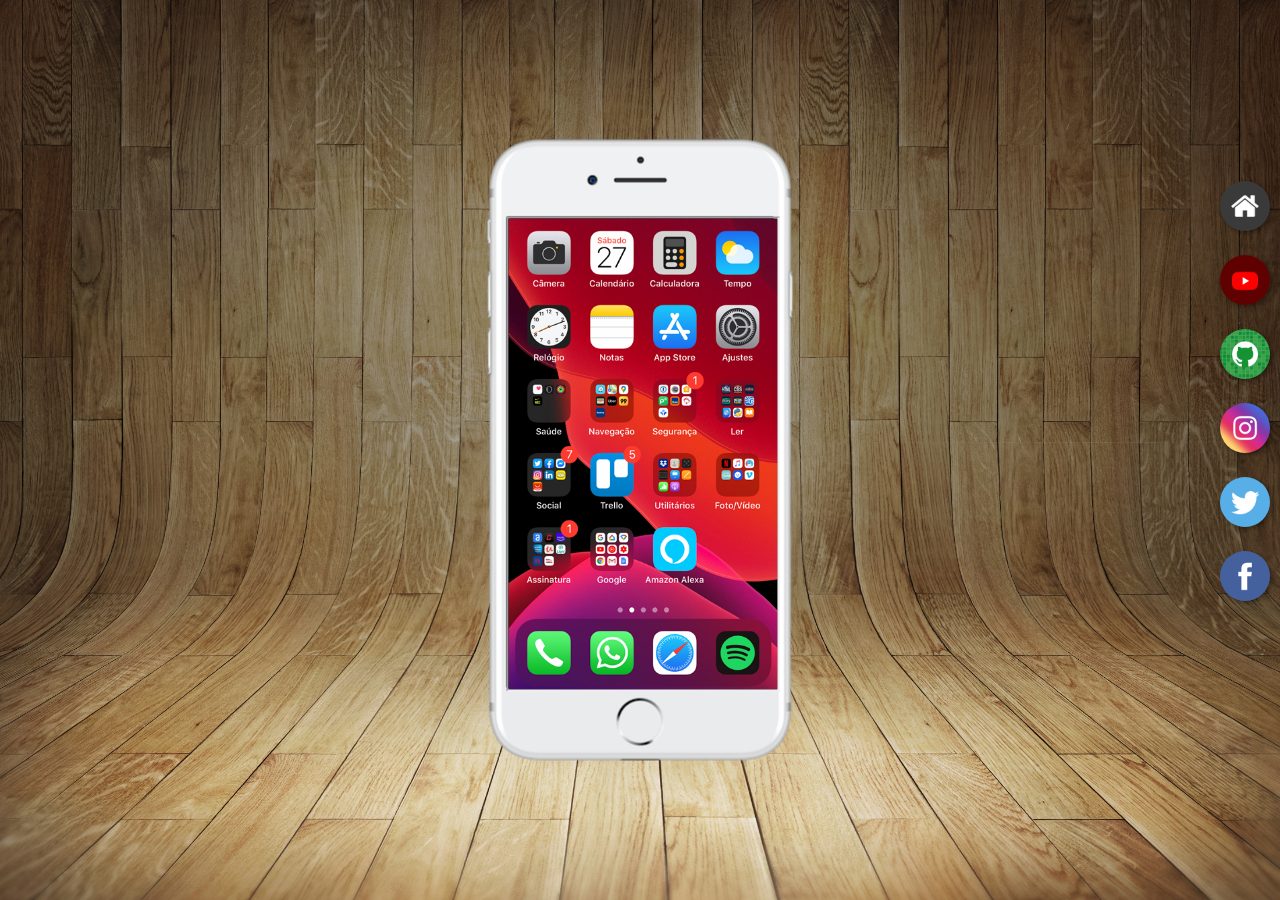
<file: index.html>
<!DOCTYPE html>
<html lang="pt-br">
<head>
    <meta charset="UTF-8">
    <meta http-equiv="X-UA-Compatible" content="IE=edge">
    <meta name="viewport" content="width=device-width, initial-scale=1.0">
    <link rel="shortcut icon" href="favicon.ico" type="image/x-icon">
    <link rel="stylesheet" href="estilos/style.css">
    <title>Projeto Social</title>
</head>
<body>
    <main>
        <section id="telefone">
            <iframe src="home.html" name="tela" id="tela" frameborder="1">
                Seu navegador não é compatível com esse tipo de conteúdo.
            </iframe>
        </section>
        <section id="redes-sociais">
            <a href="home.html" target="tela"><img src="imagens/logo-home.jpg" alt="Home"></a><br>
            <a href="youtube.html" target="tela"><img src="imagens/logo-youtube.jpg" alt="YouTube"></a><br>
            <a href="github.html" target="tela"><img src="imagens/logo-github.jpg" alt="GitHub"></a><br>
            <a href="instagram.html" target="tela"><img src="imagens/logo-instagram.jpg" alt="Instagram"></a><br>
            <a href="twitter.html" target="tela"><img src="imagens/logo-twitter.jpg" alt="Twitter"></a><br>
            <a href="facebook.html" target="tela"><img src="imagens/logo-facebook.jpg" alt="Facebook"></a>
        </section>
    </main>
</body>
</html>
</file>
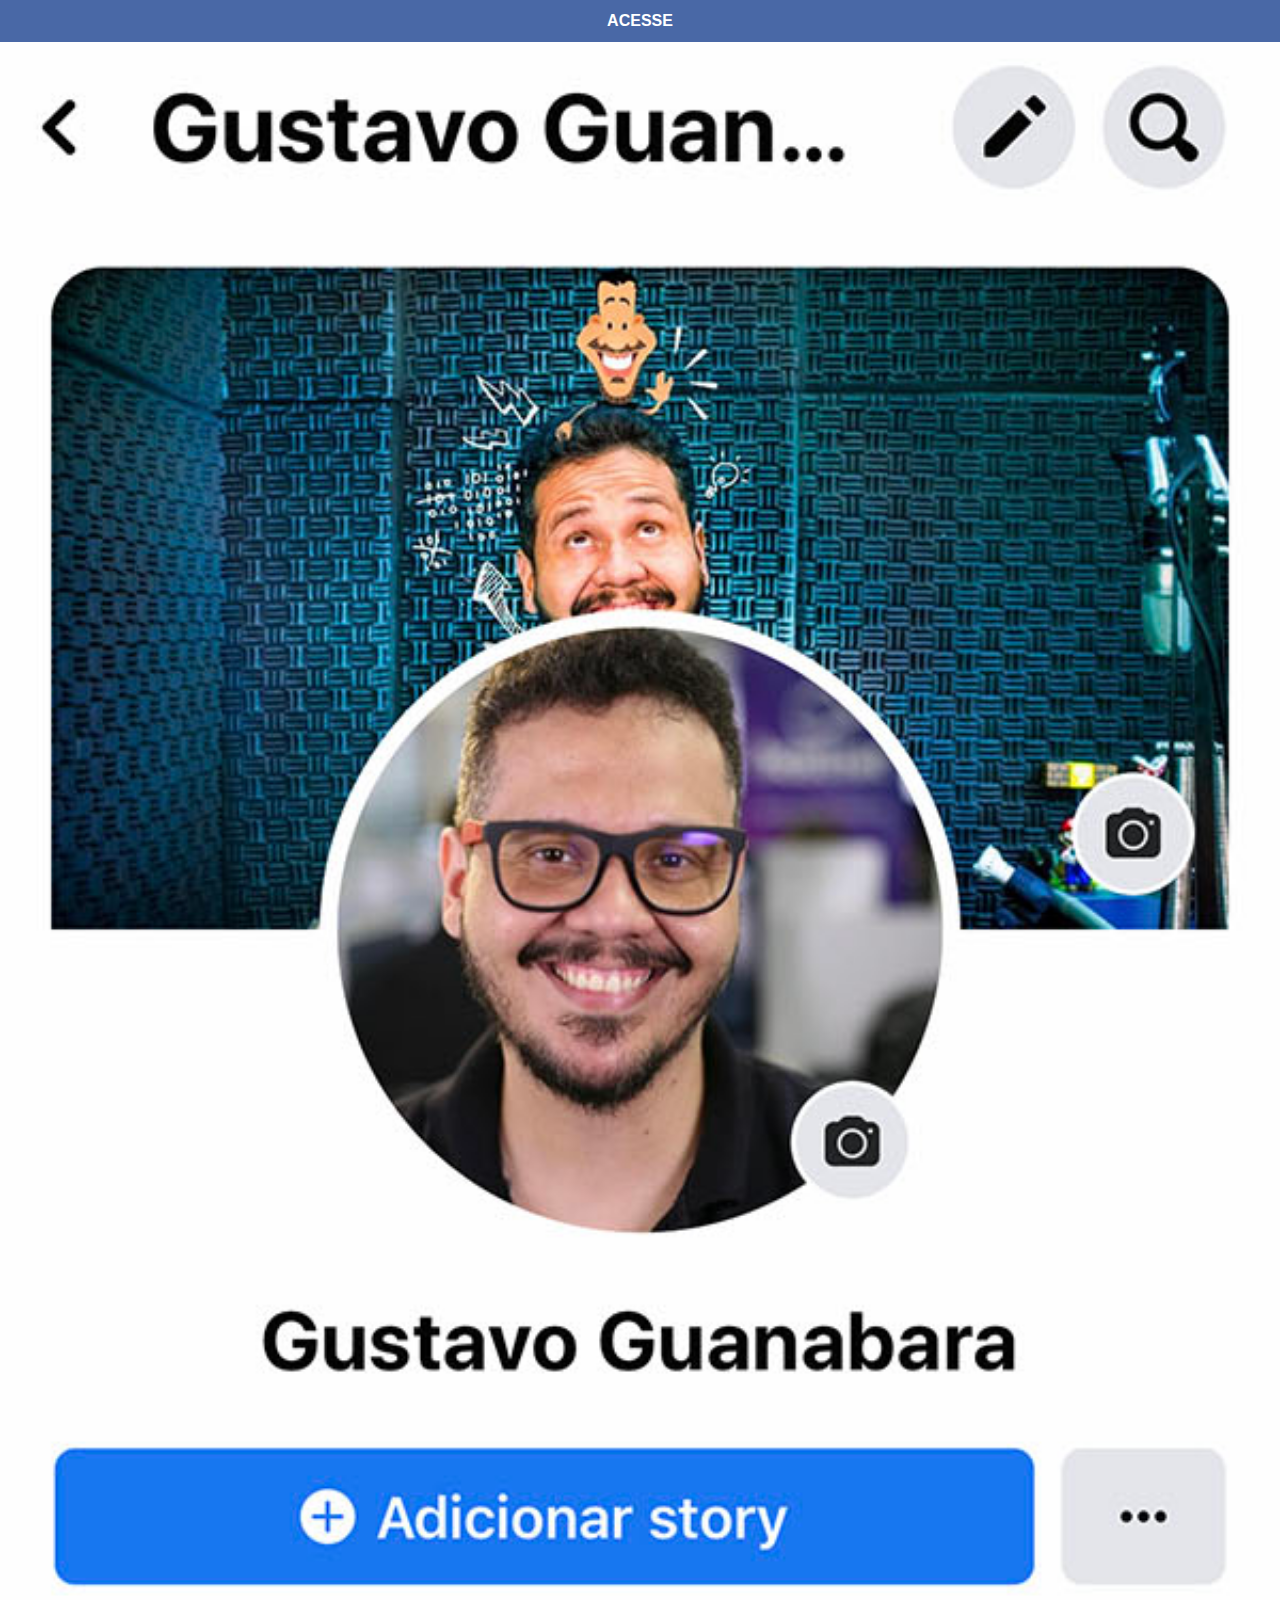
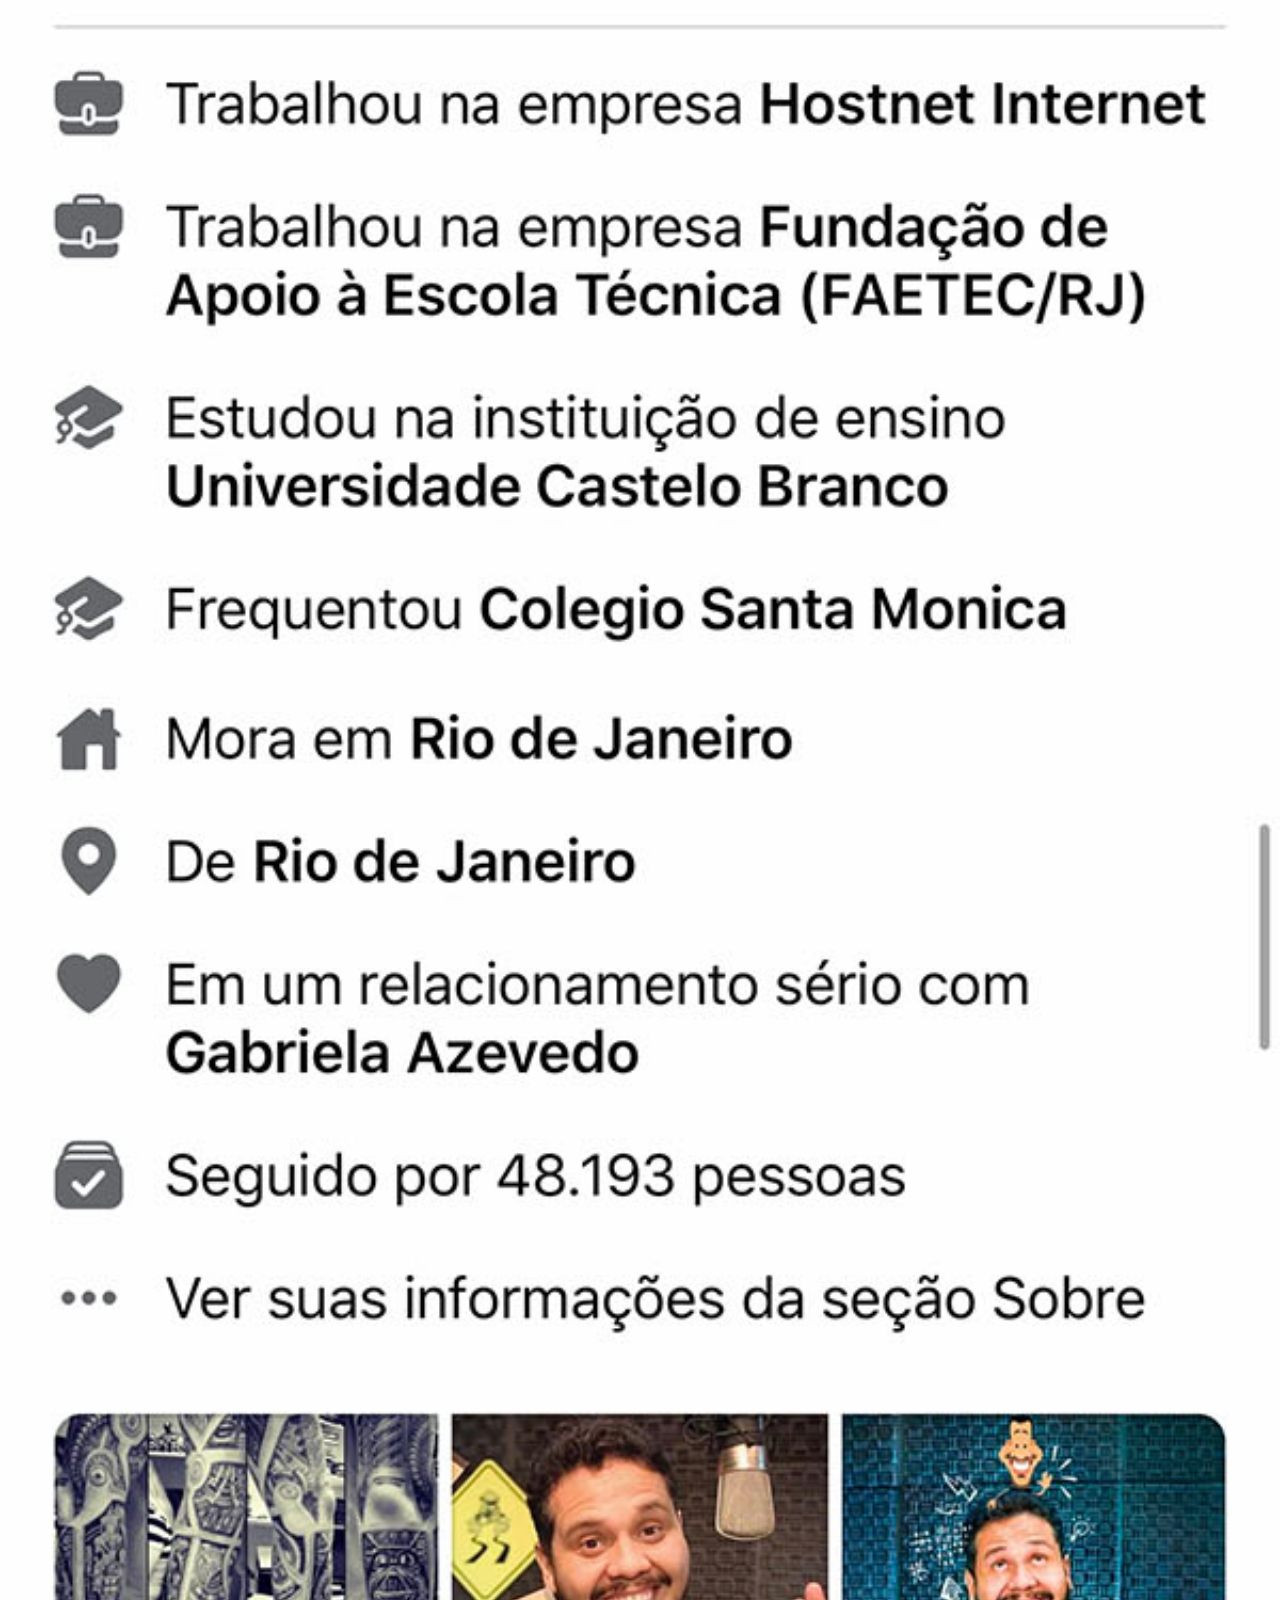
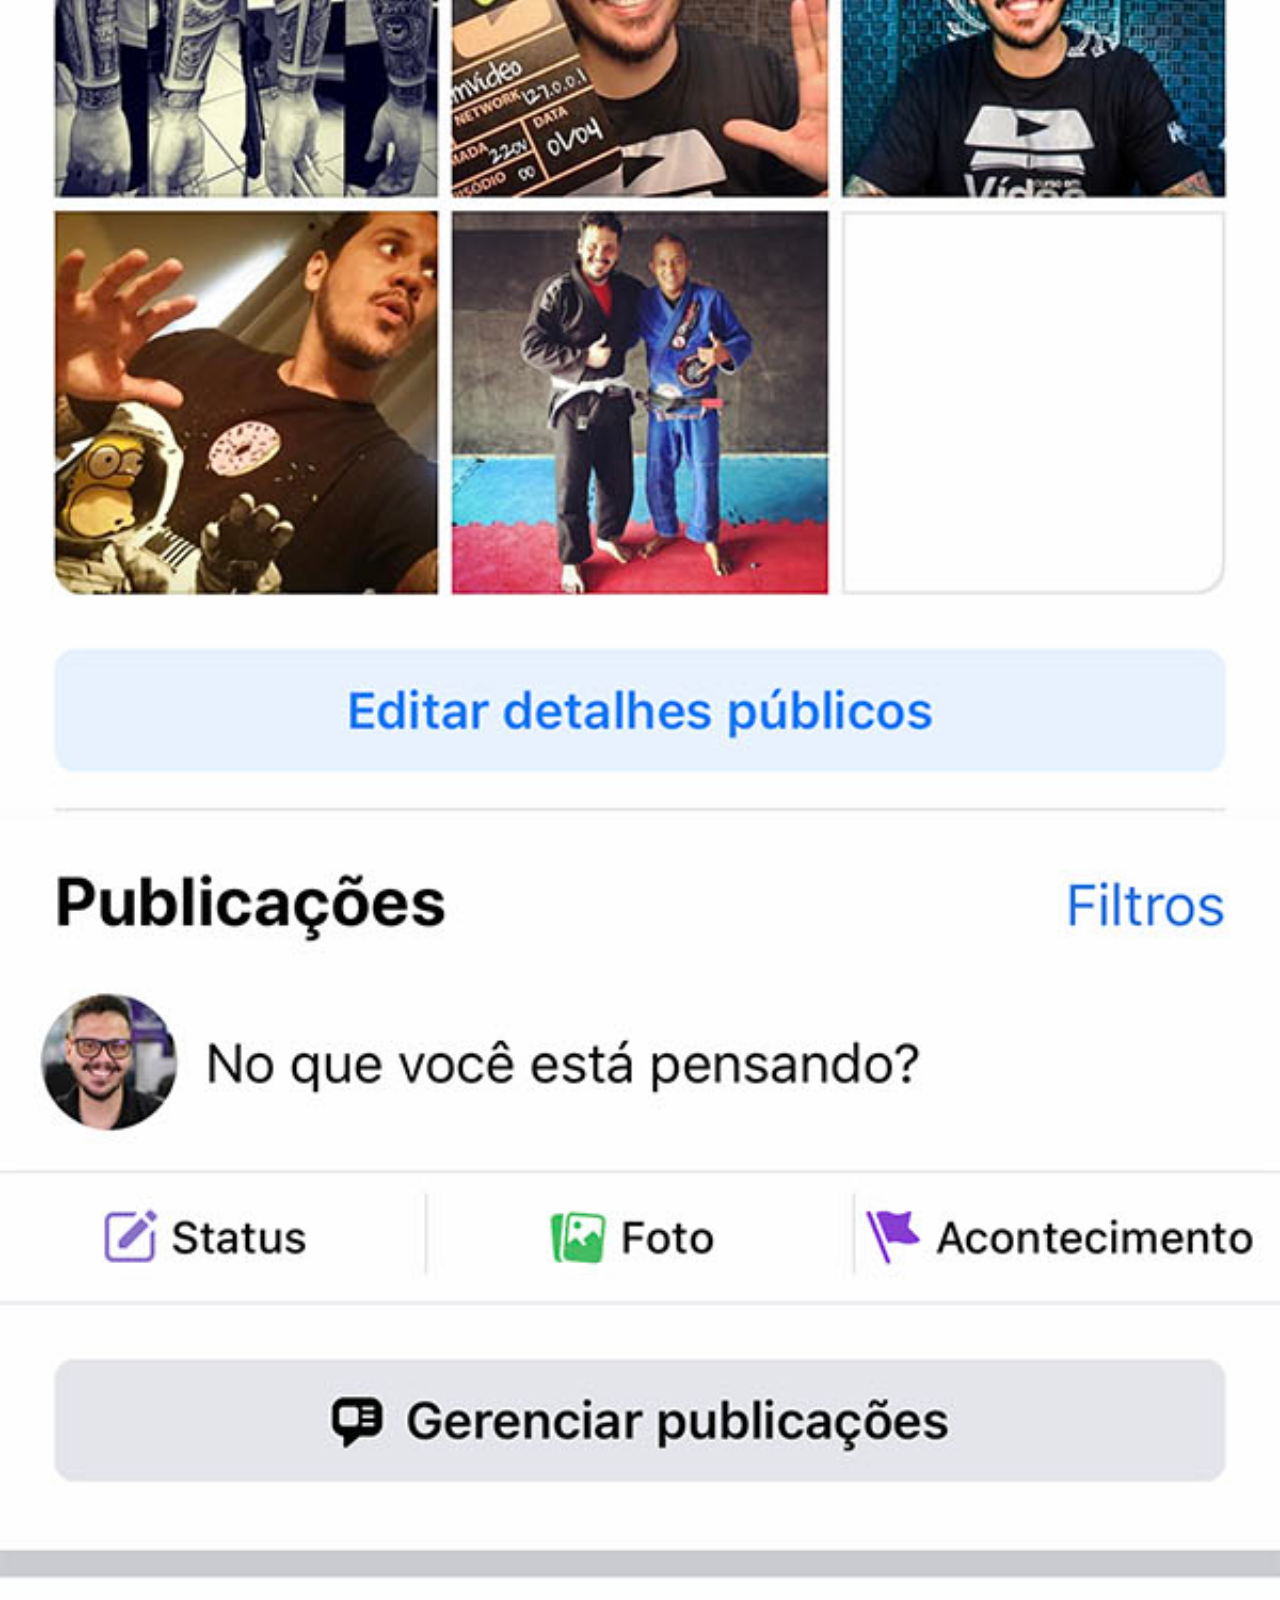
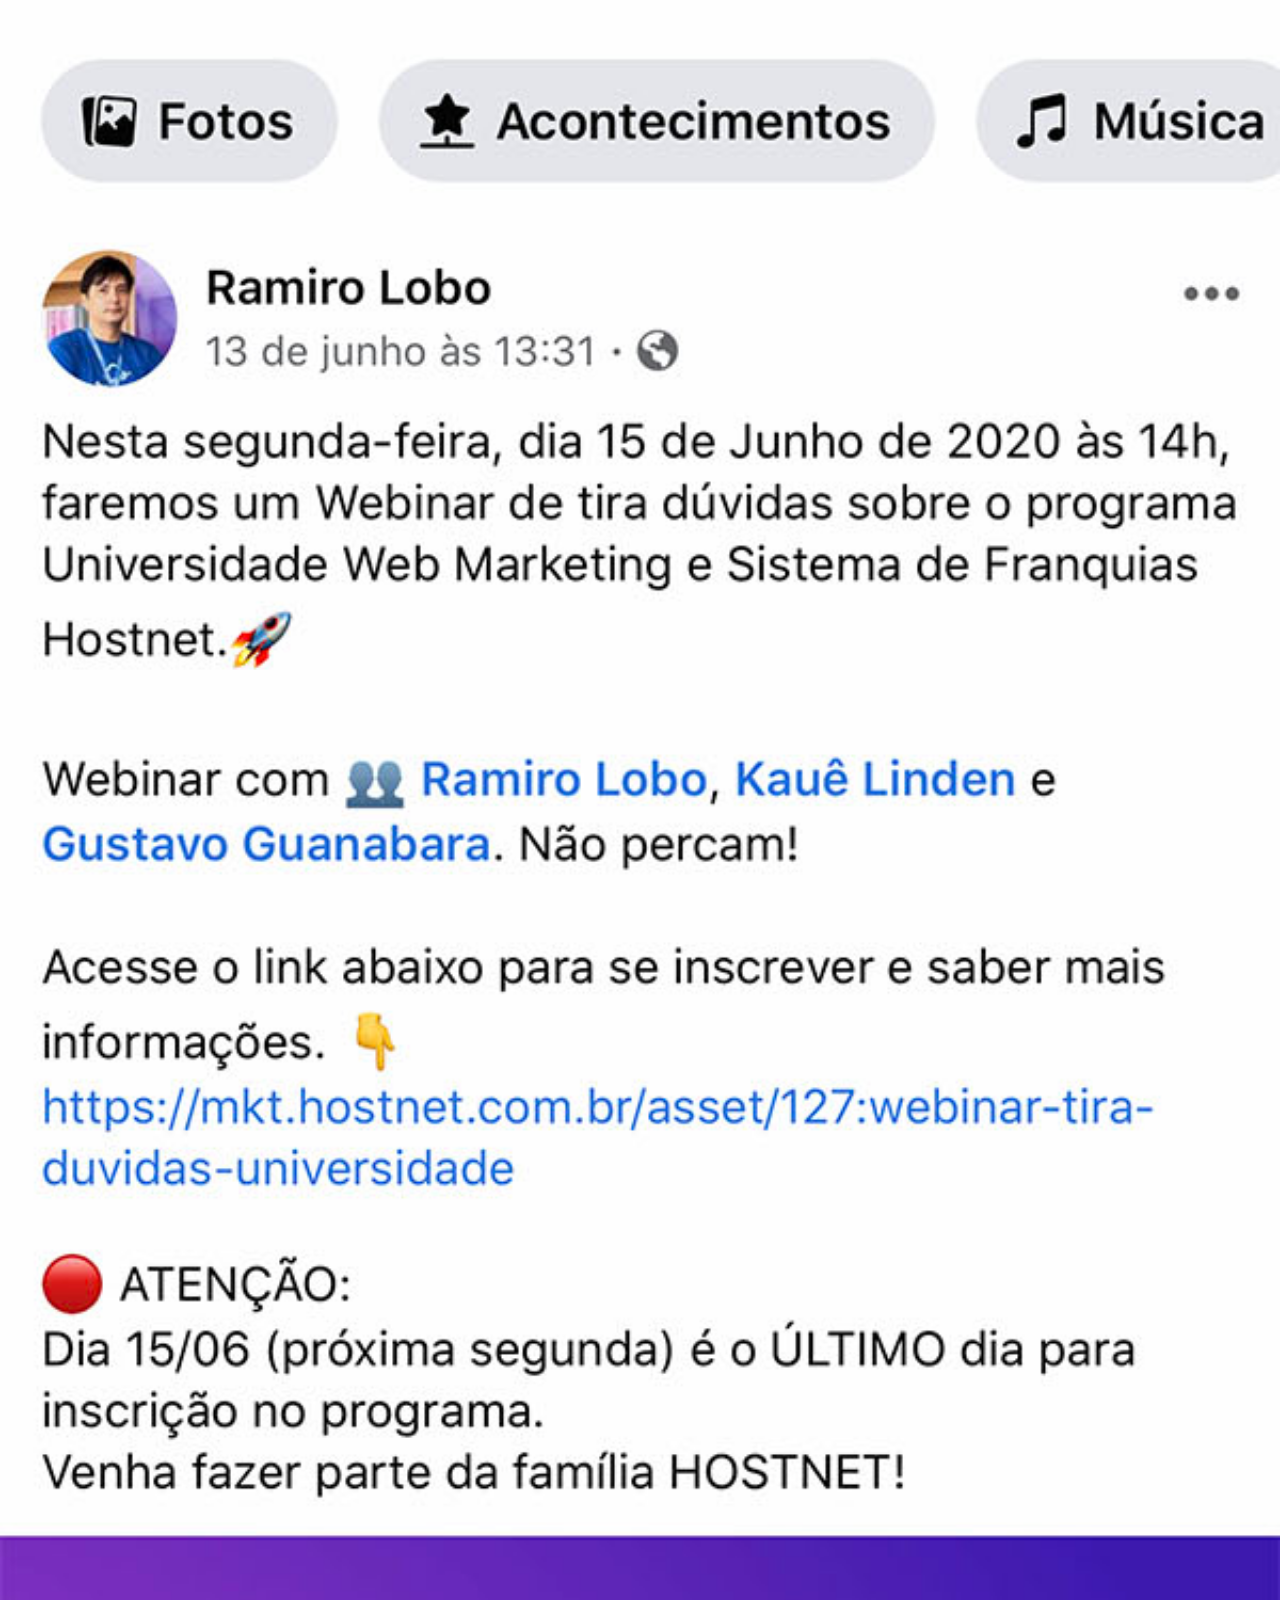
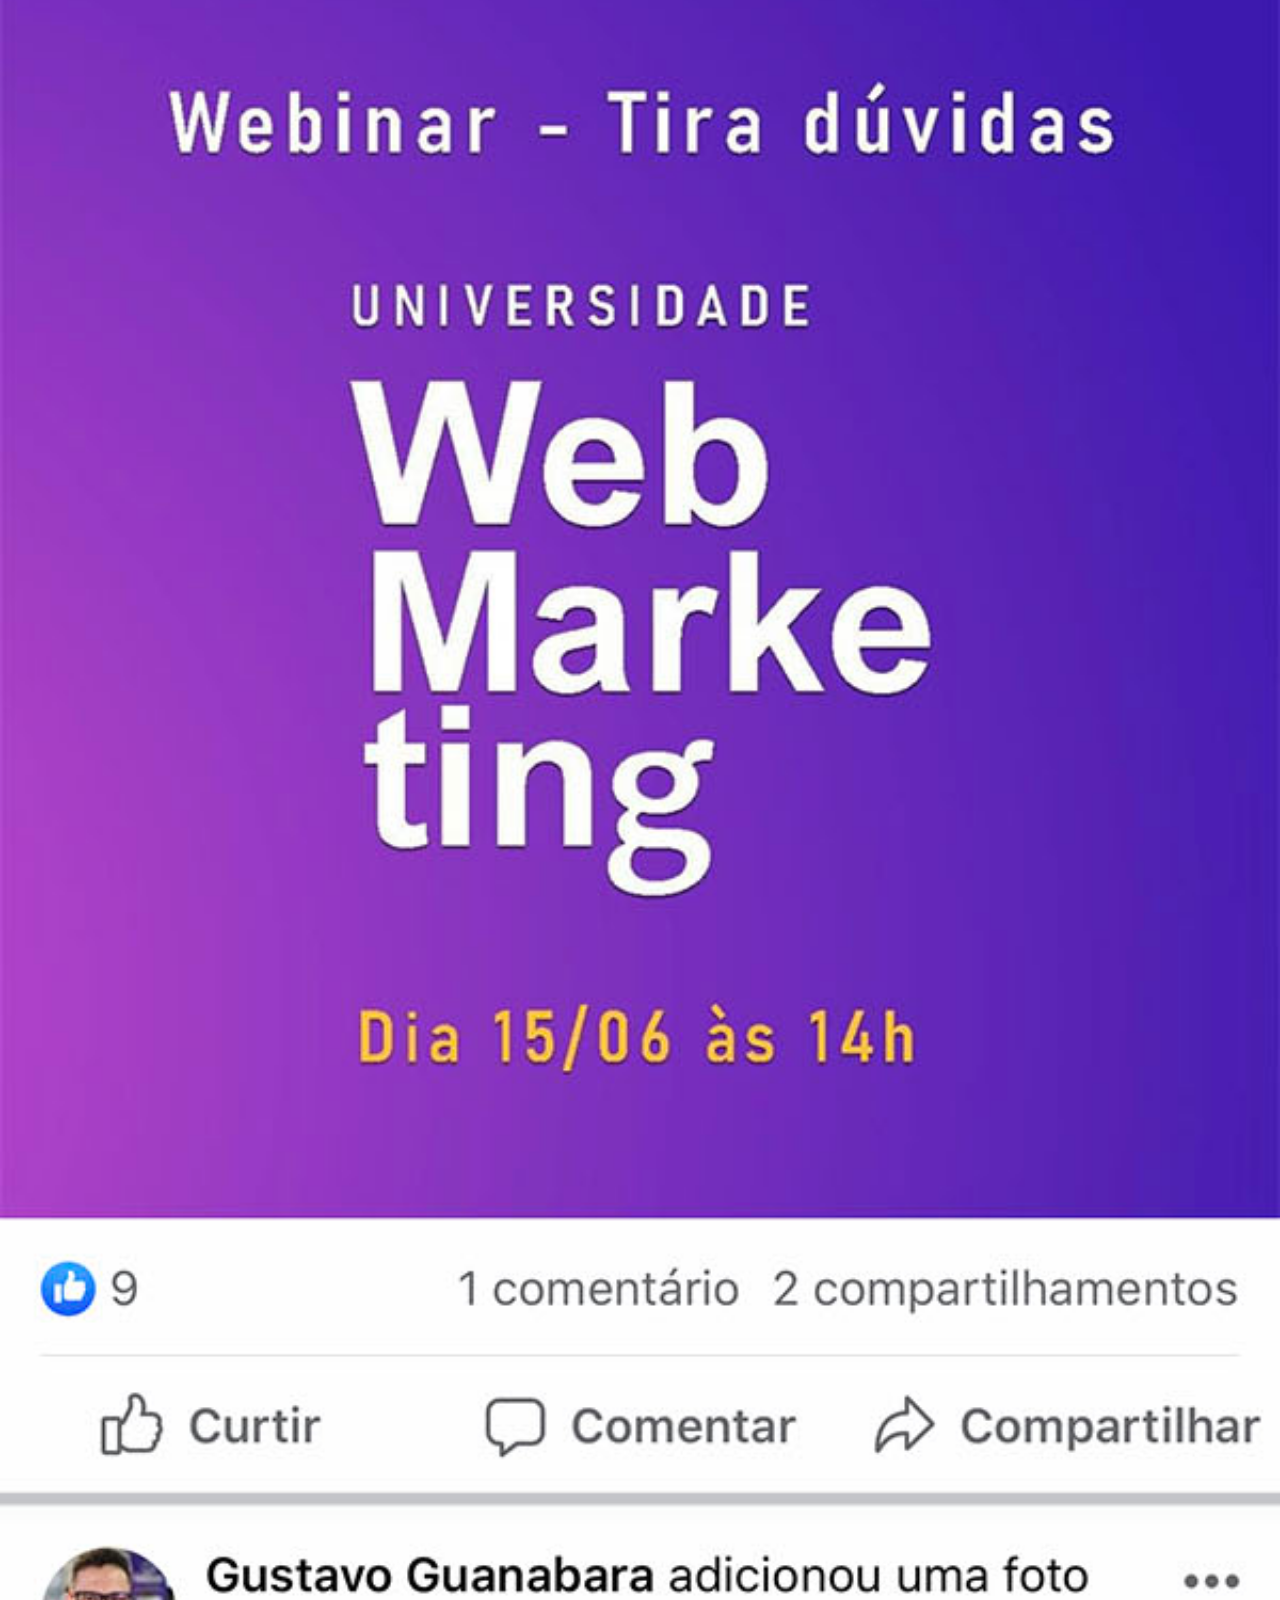
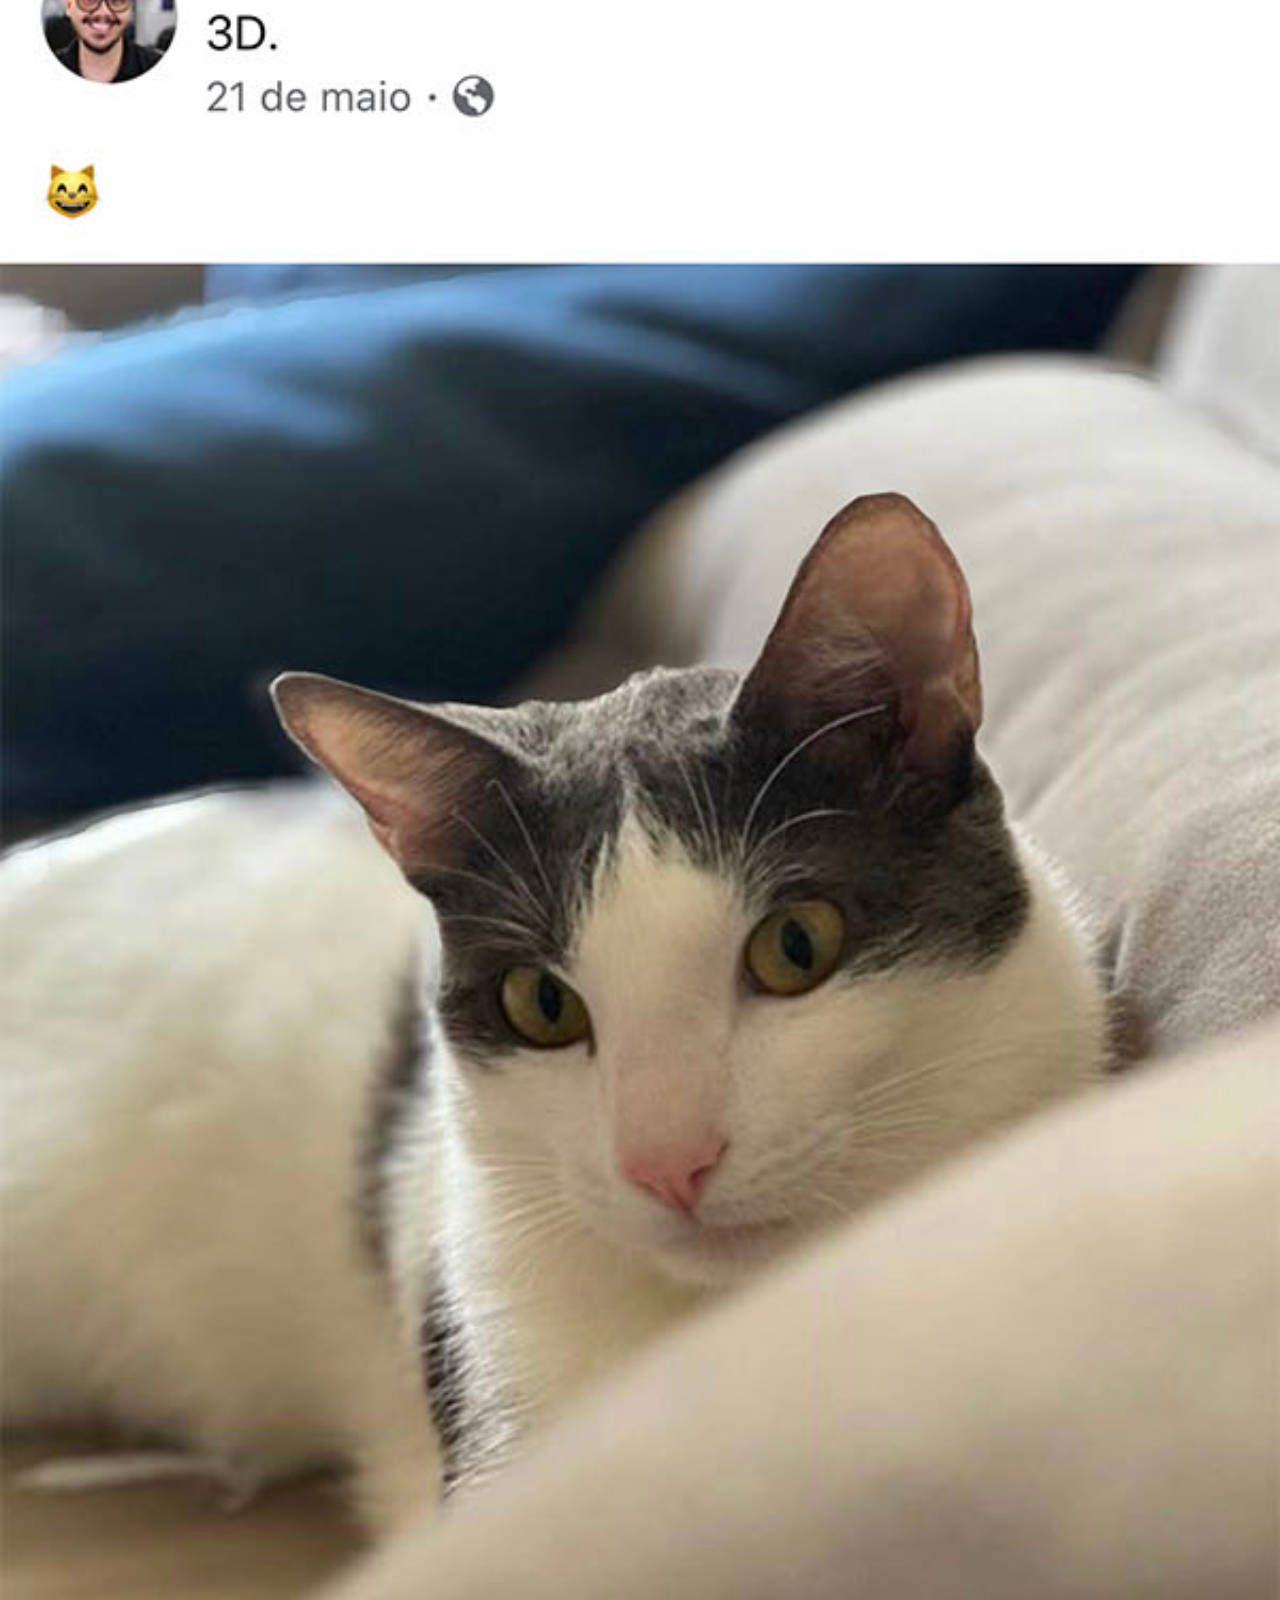
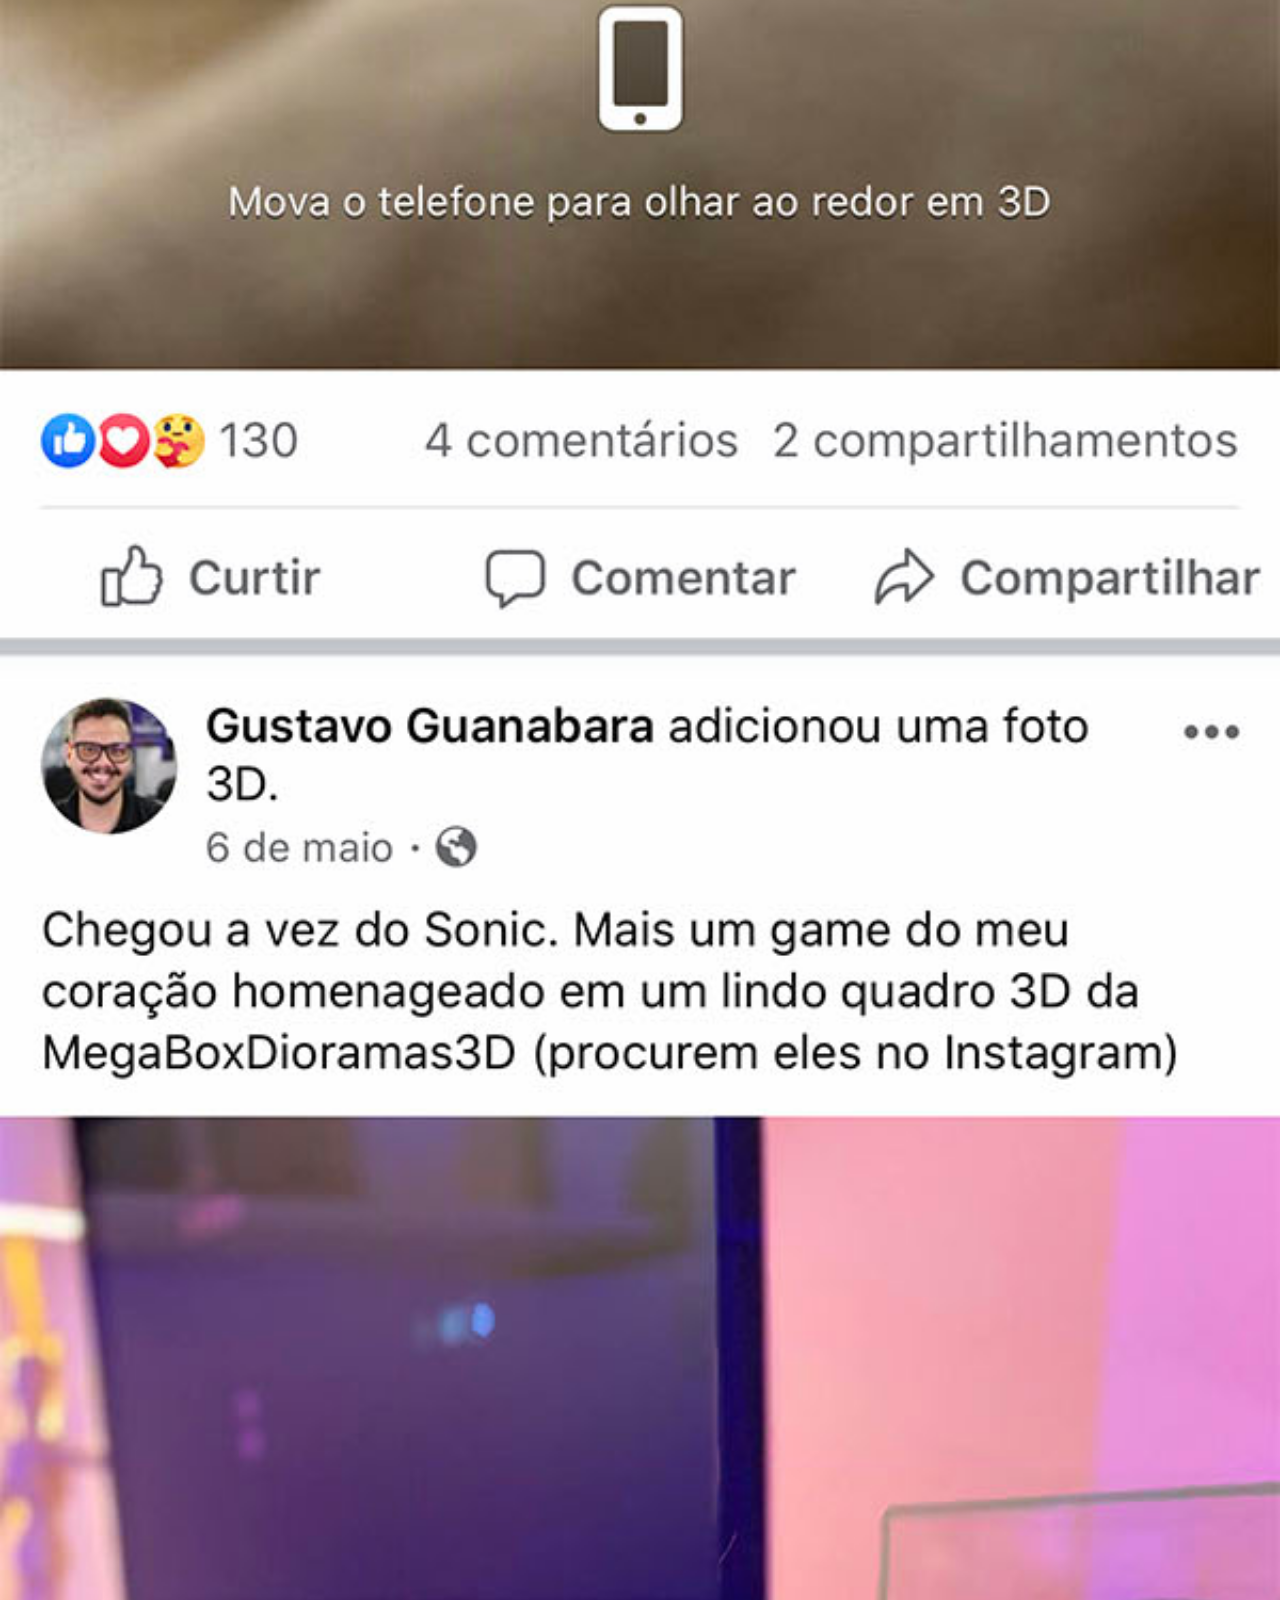
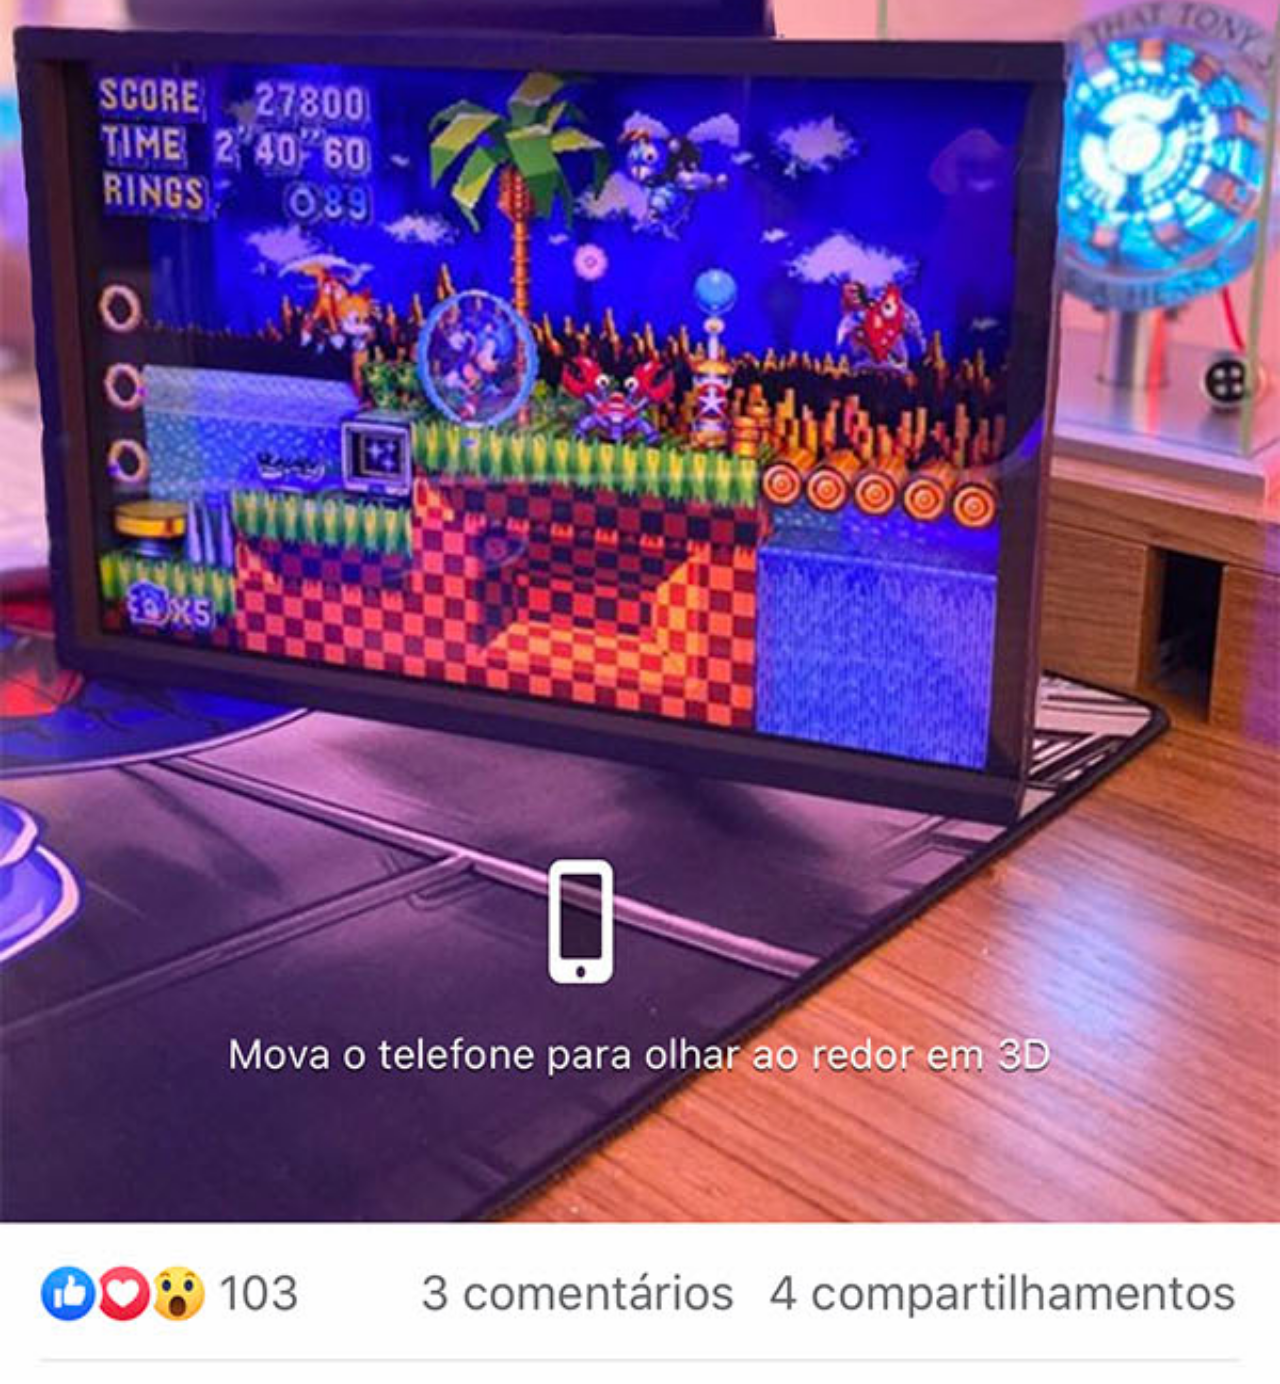
<file: facebook.html>
<!DOCTYPE html>
<html lang="pt-br">
<head>
    <meta charset="UTF-8">
    <meta http-equiv="X-UA-Compatible" content="IE=edge">
    <meta name="viewport" content="width=device-width, initial-scale=1.0">
    <link rel="stylesheet" href="estilos/social.css">    <title>Faccebook</title>
    <style>
        a {
            background-color: #1F438C;
        }

        a:hover {
            background-color: #4968A6;
        }
    </style>
</head>
<body>
    <a href="https://www.facebook.com/tascintra" target="_blank" rel="external">ACESSE</a>
    <img src="imagens/tela-facebook.jpg" alt="Facebook">
</body>
</html>
</file>
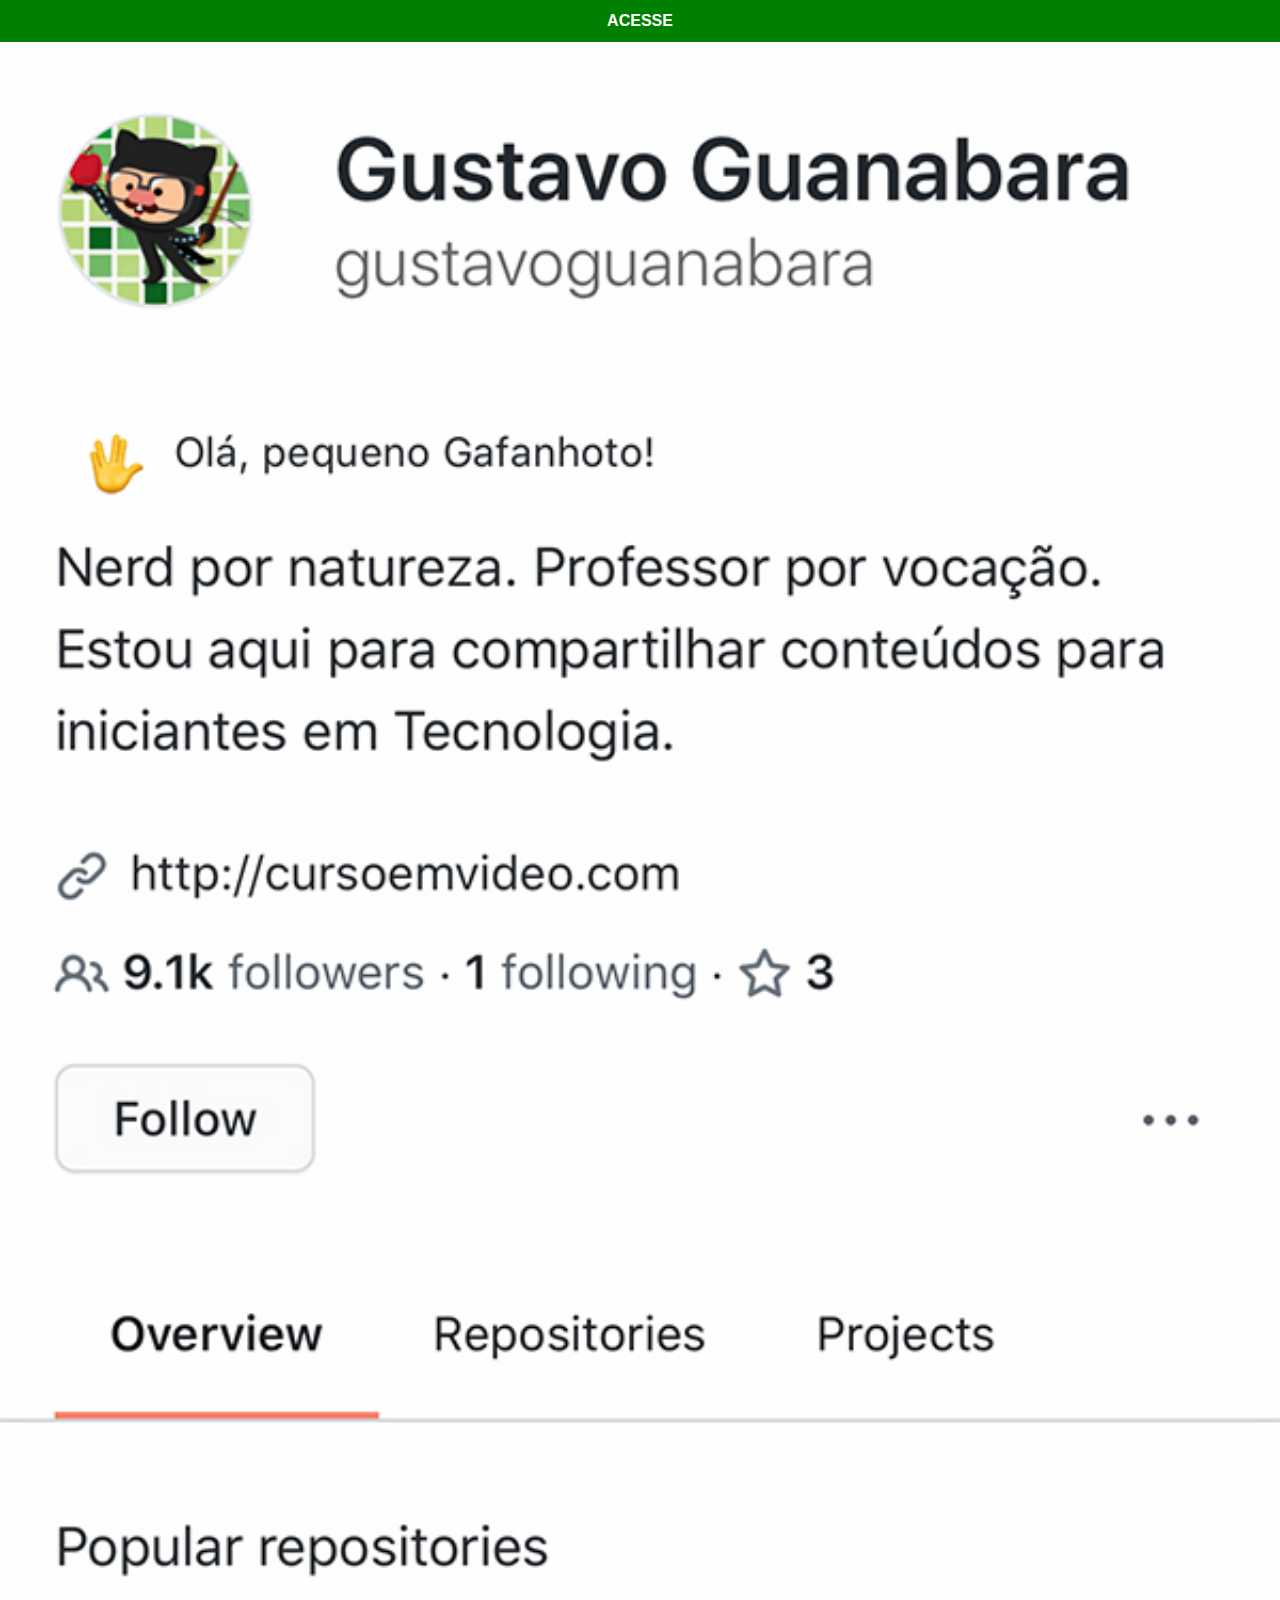
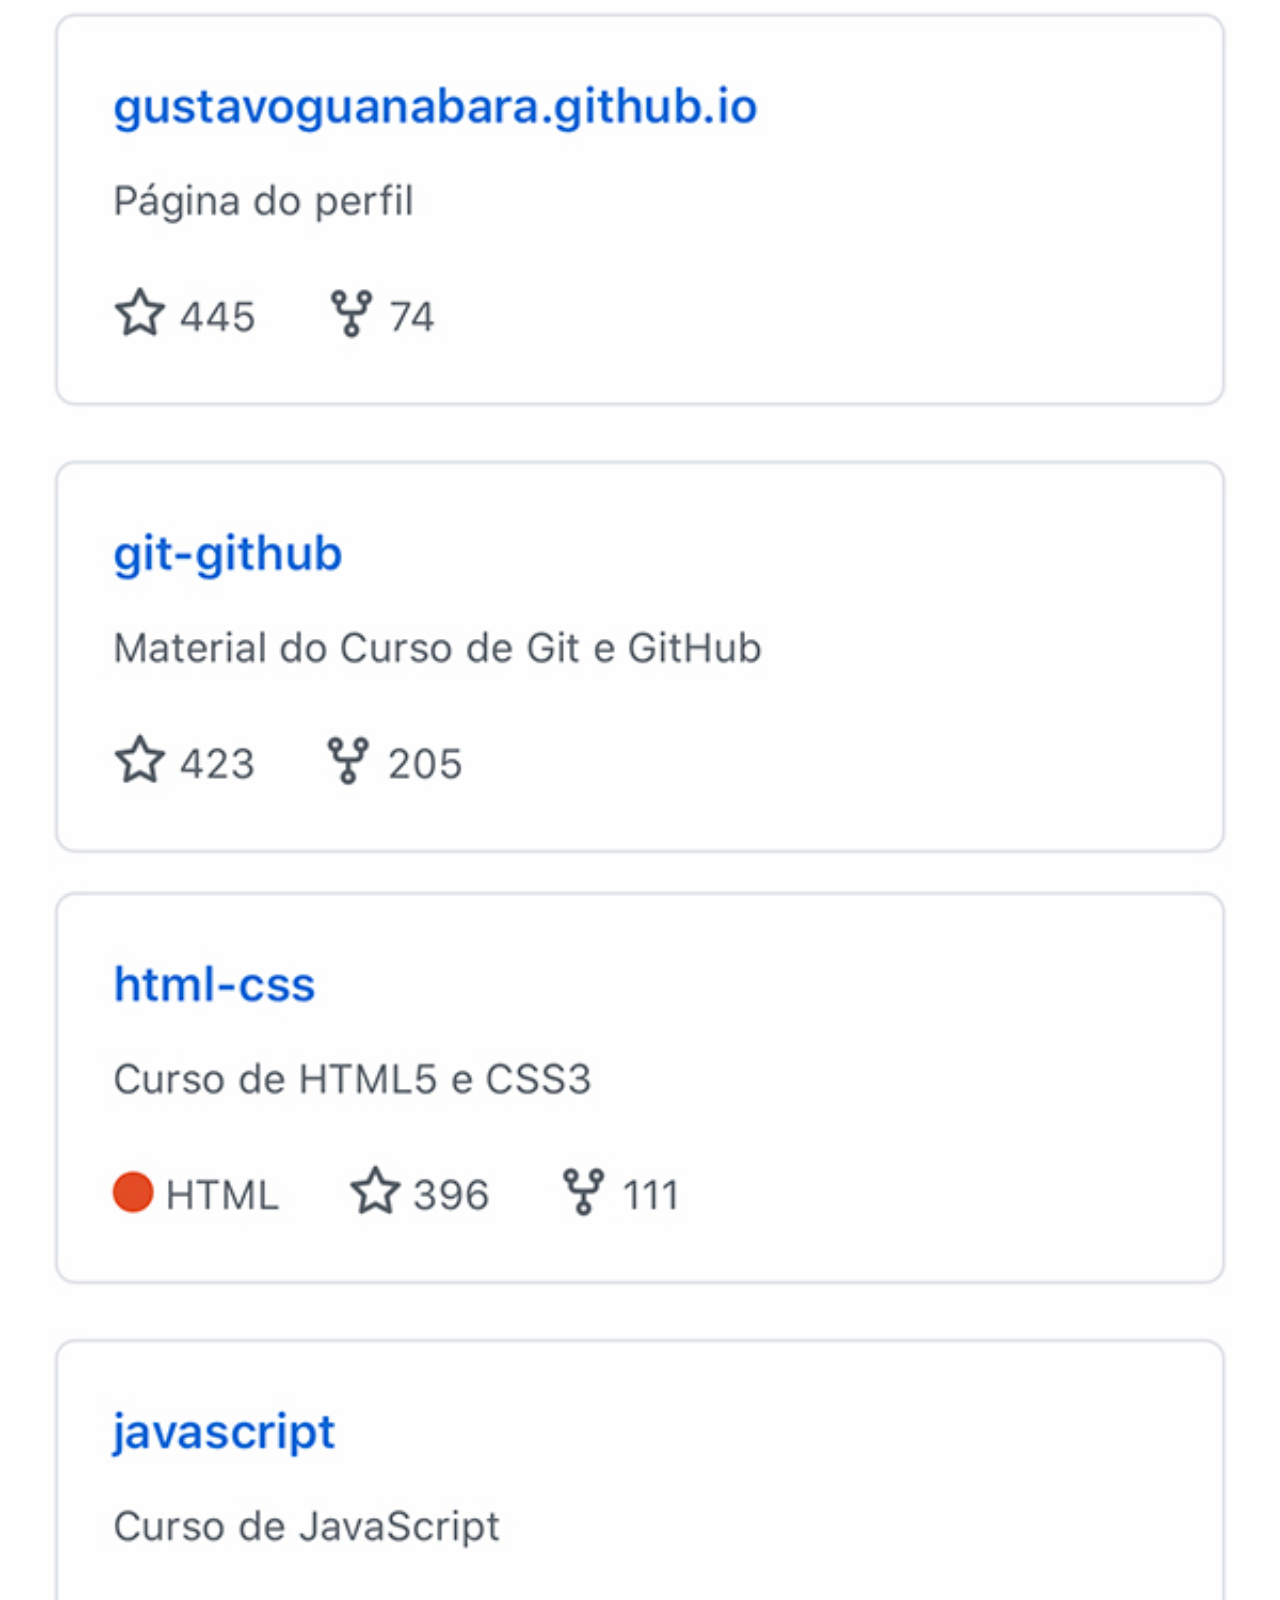
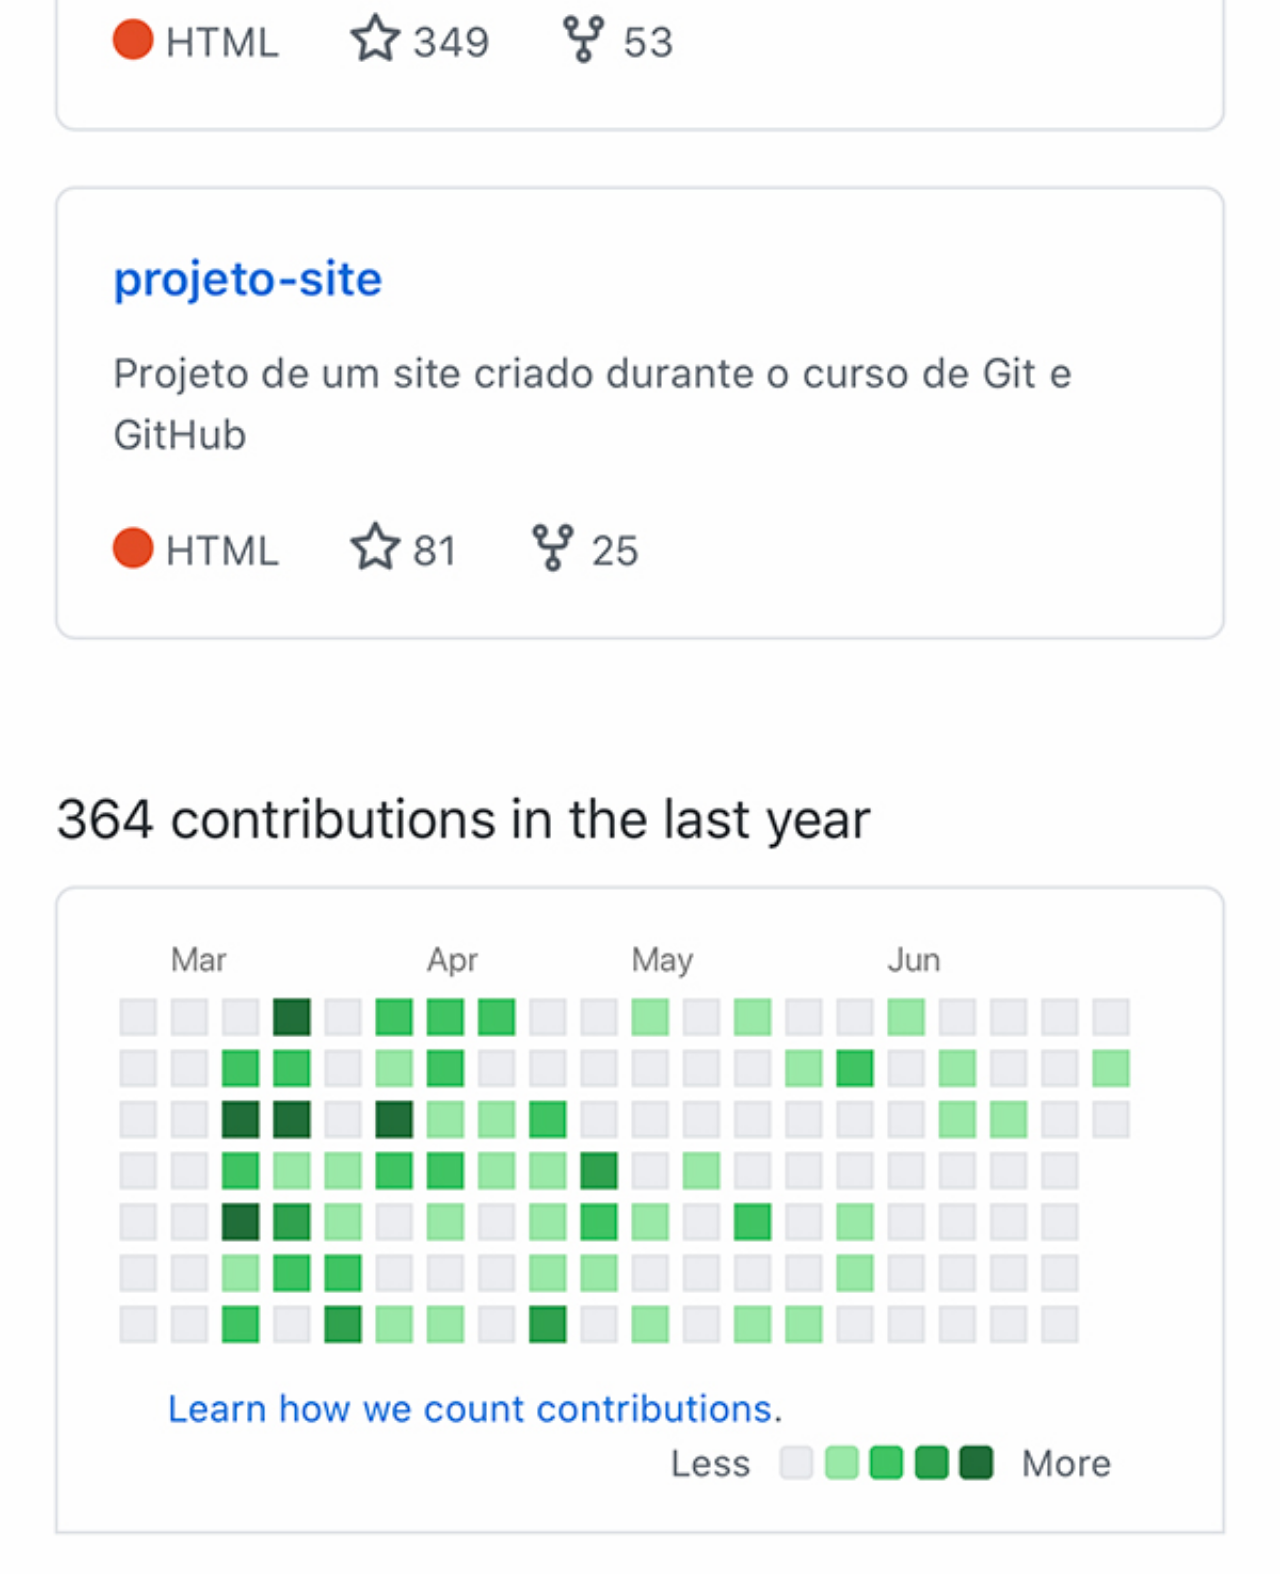
<file: github.html>
<!DOCTYPE html>
<html lang="pt-br">
<head>
    <meta charset="UTF-8">
    <meta http-equiv="X-UA-Compatible" content="IE=edge">
    <meta name="viewport" content="width=device-width, initial-scale=1.0">
    <link rel="stylesheet" href="estilos/social.css">
    <title>GitHub</title>
    <style>
        a {
            background-color: darkgreen;
        }

        a:hover {
            background-color: green;
        }
    </style>
</head>
<body>
    <a href="https://github.com/gustavoguanabara" target="_blank" rel="external">ACESSE</a><img src="imagens/tela-github.jpg" alt="GitHub">
</body>
</html>
</file>
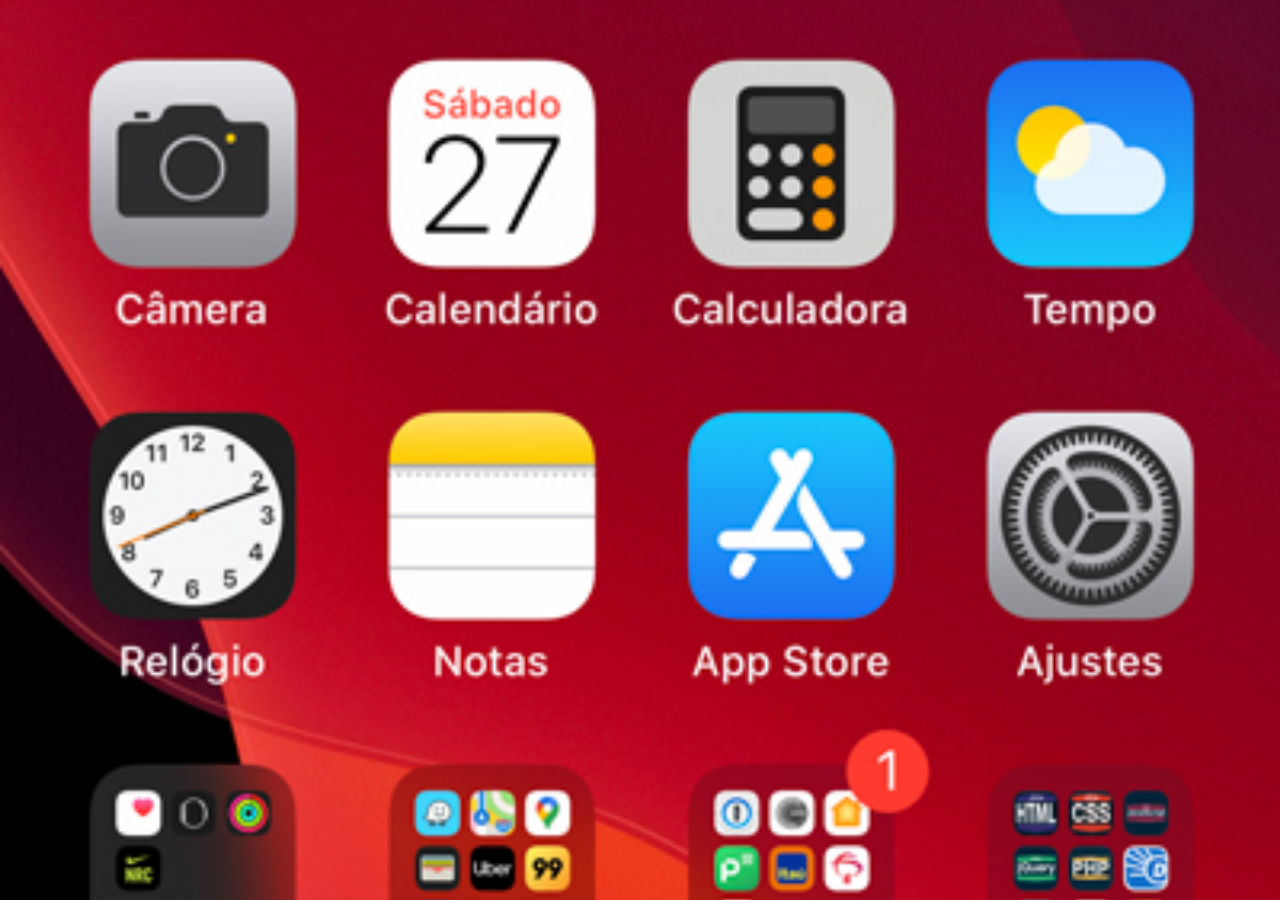
<file: home.html>
<!DOCTYPE html>
<html lang="pt-br">
<head>
    <meta charset="UTF-8">
    <meta http-equiv="X-UA-Compatible" content="IE=edge">
    <meta name="viewport" content="width=device-width, initial-scale=1.0">
    <title>Home</title>
</head>
<style>
    * {
        margin: 0px;
        padding: 0px;
    }

    body {
        width: 100vw;
        height: 100vh;
        background: black url('imagens/tela-home.jpg') no-repeat top center;
        background-size: cover;
    }
</style>
<body>
    
</body>
</html>
</file>
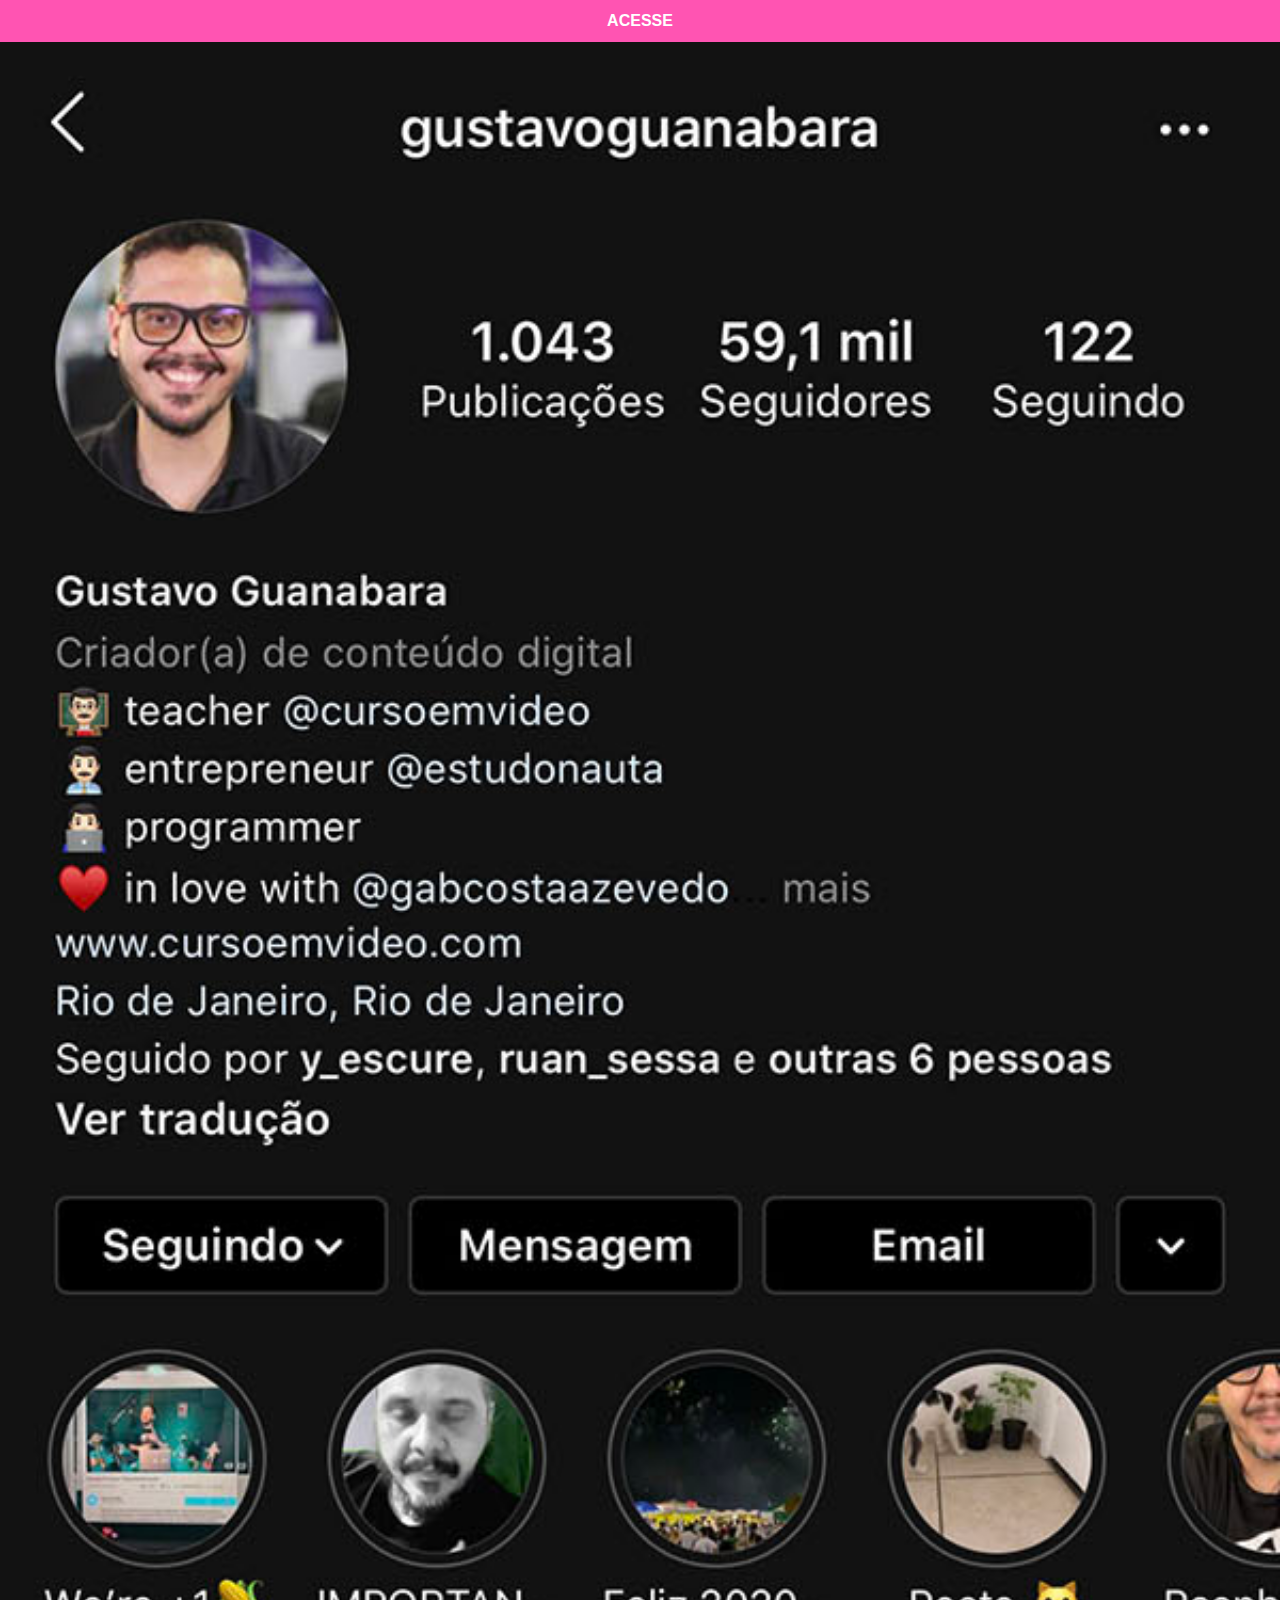
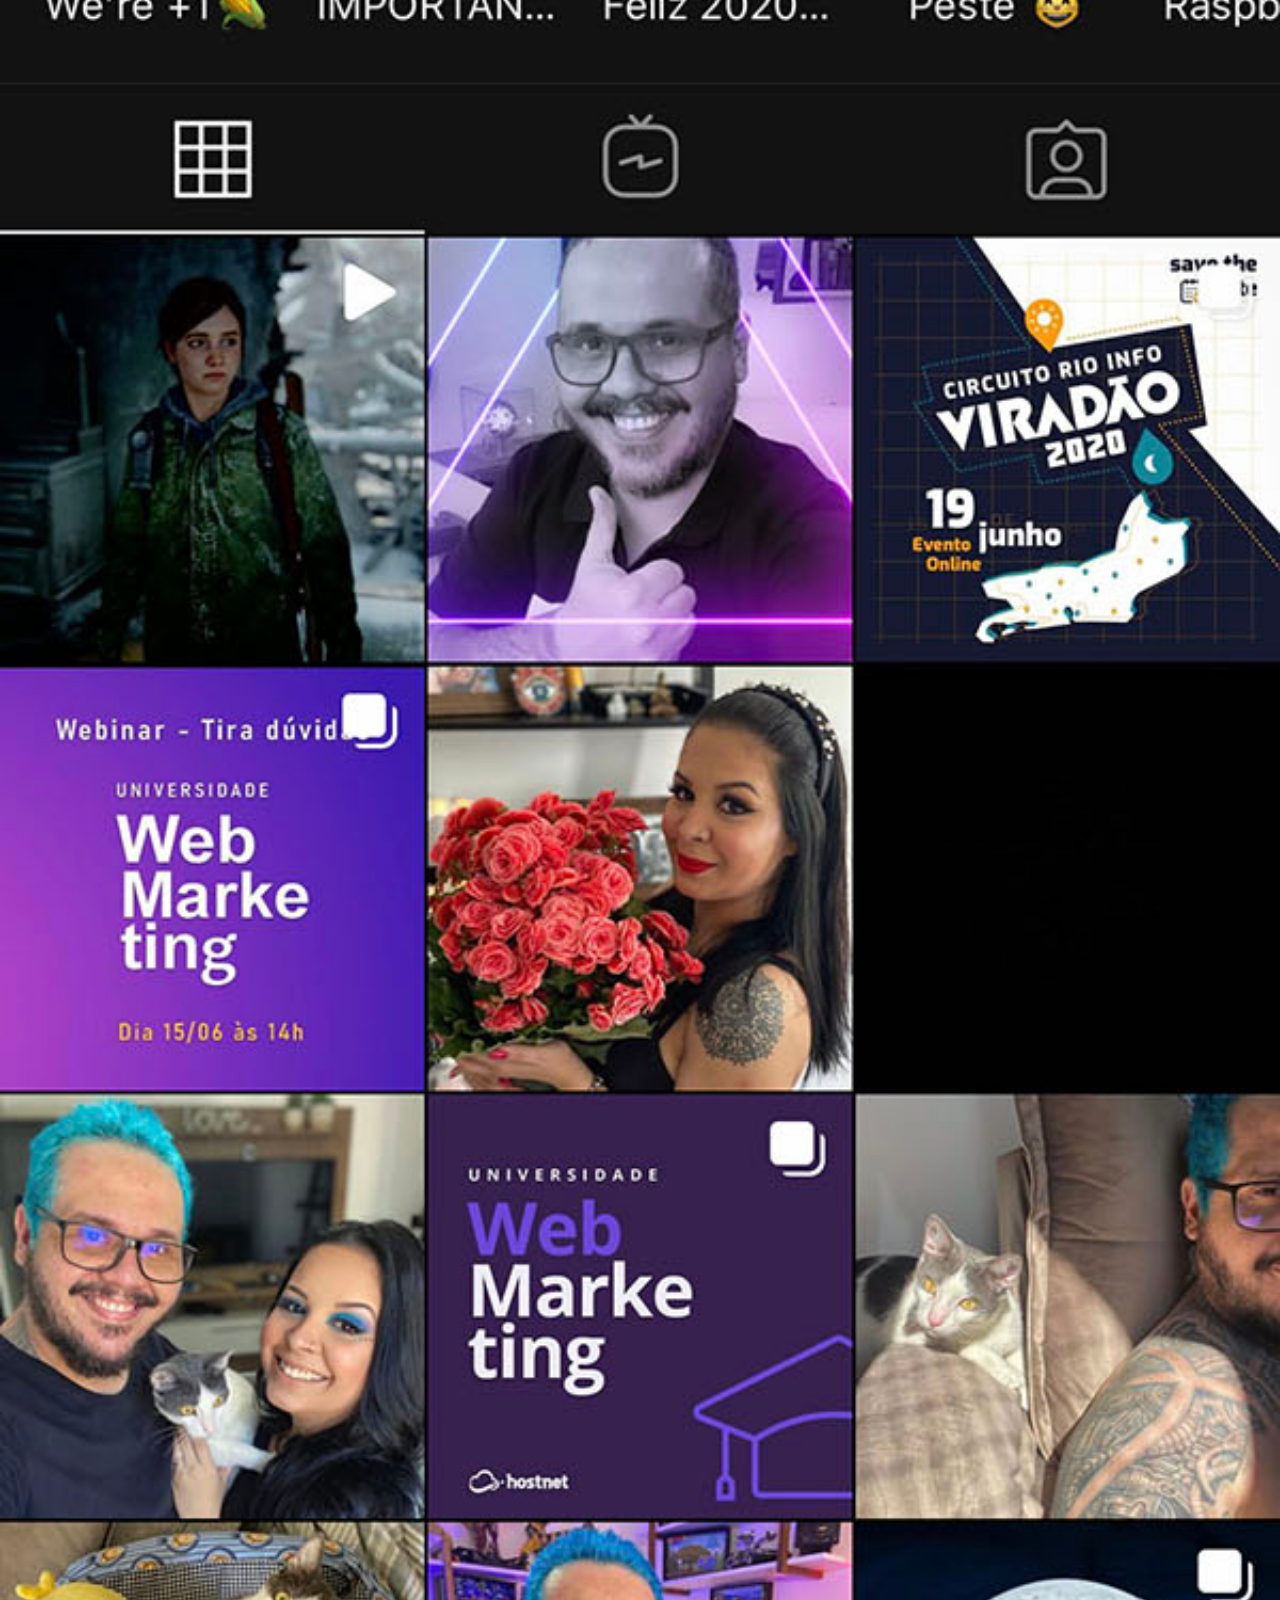
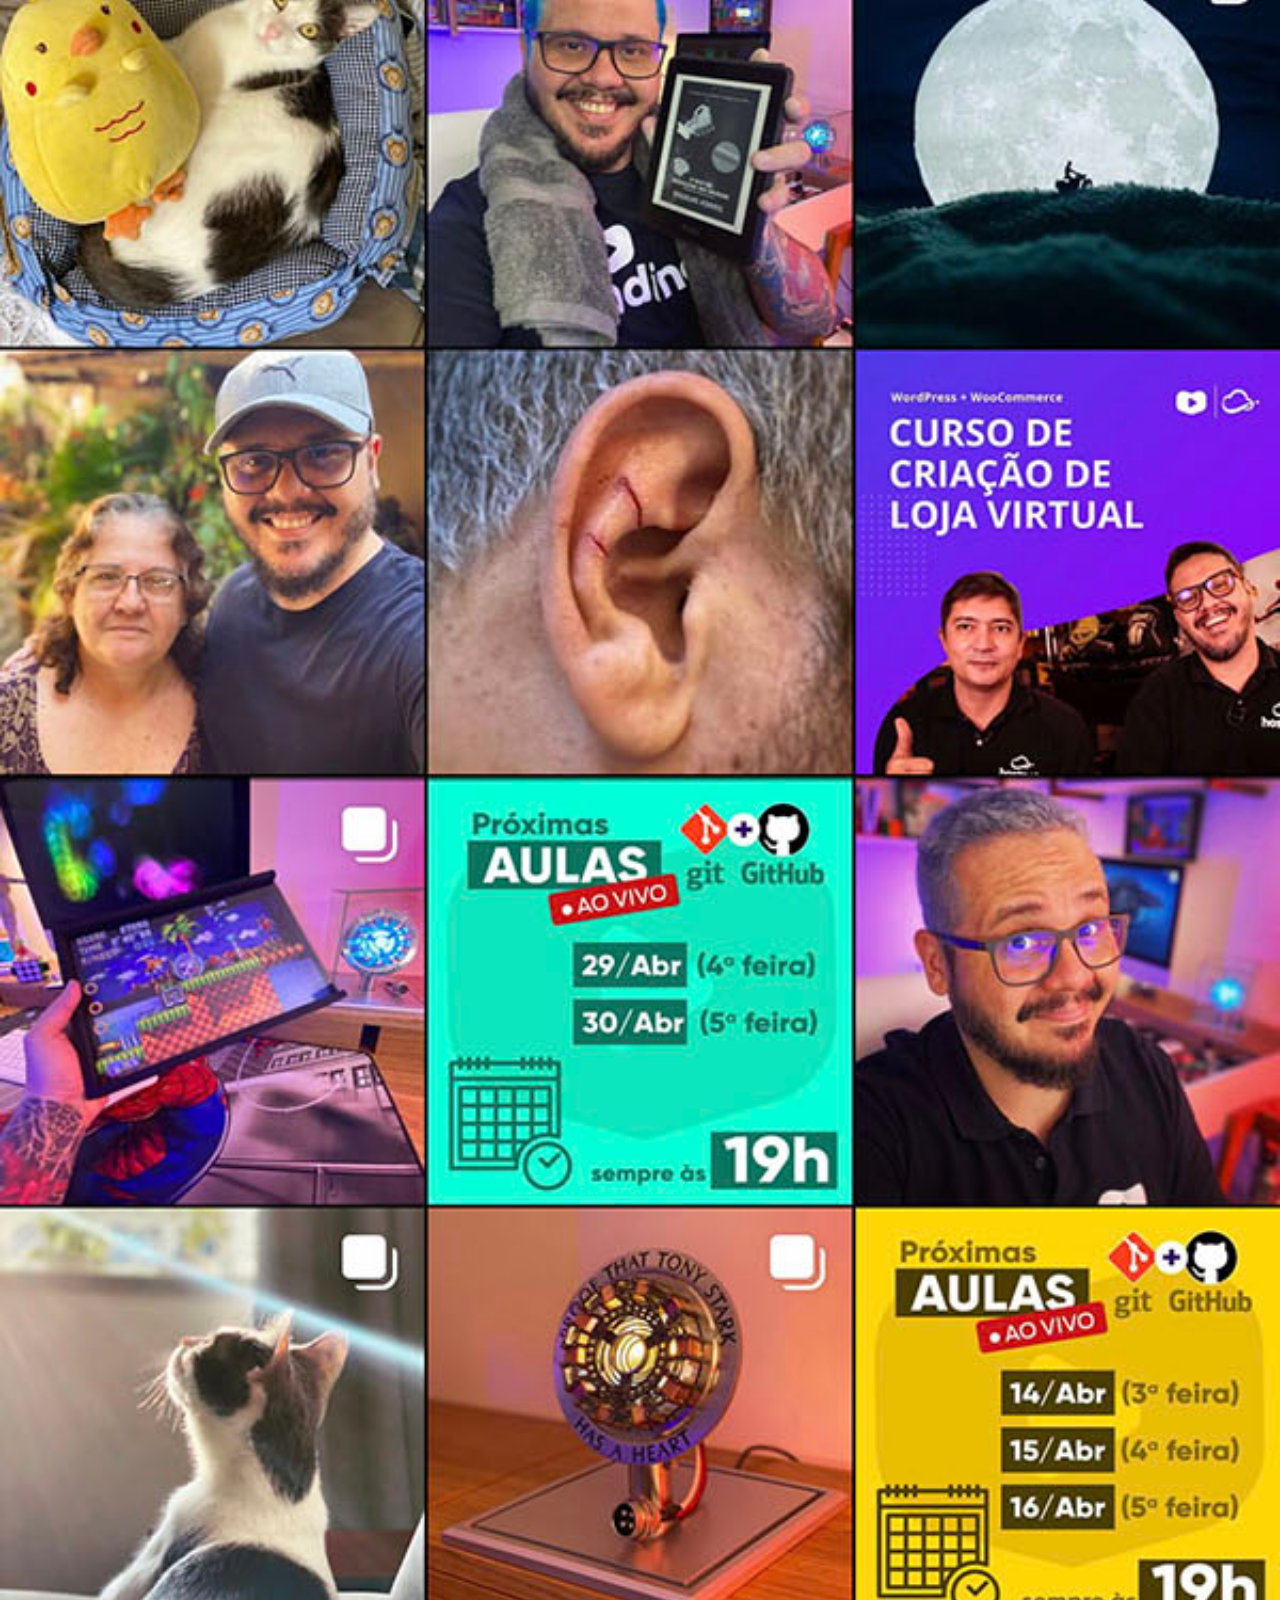
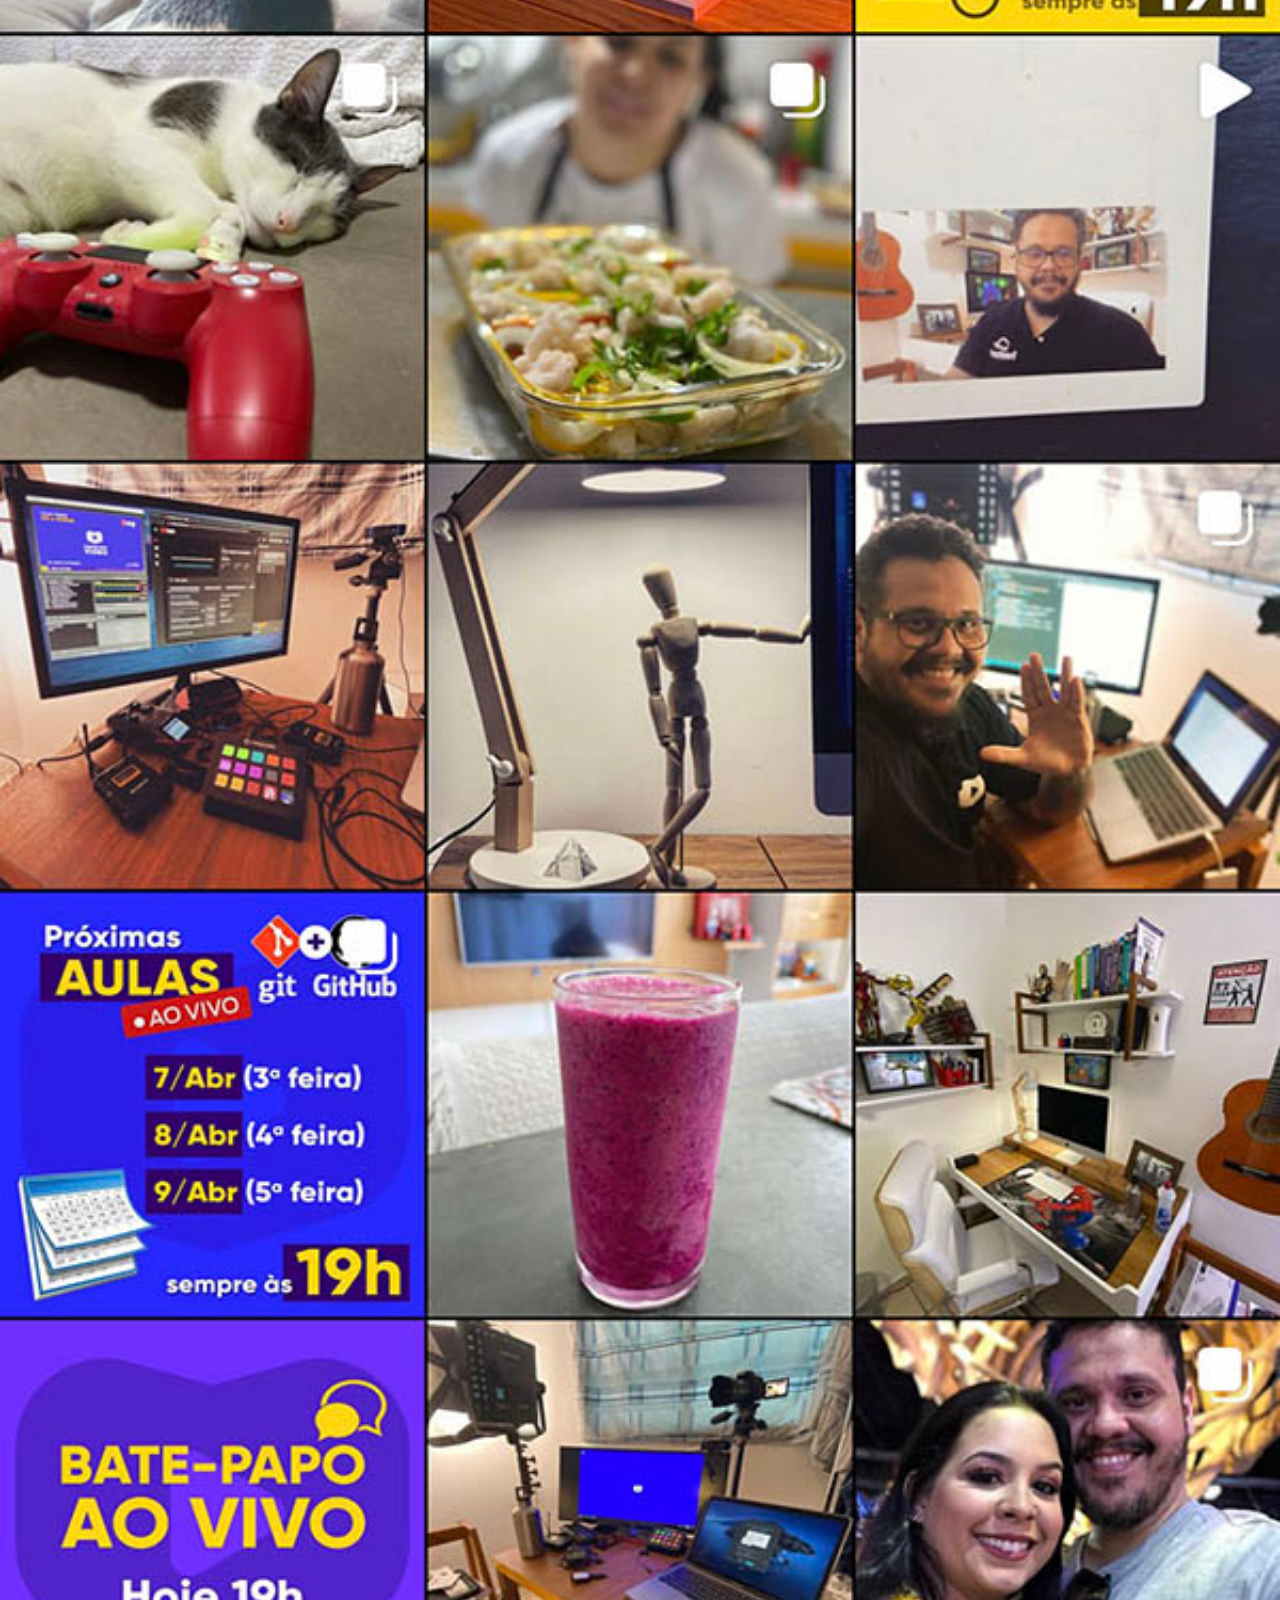
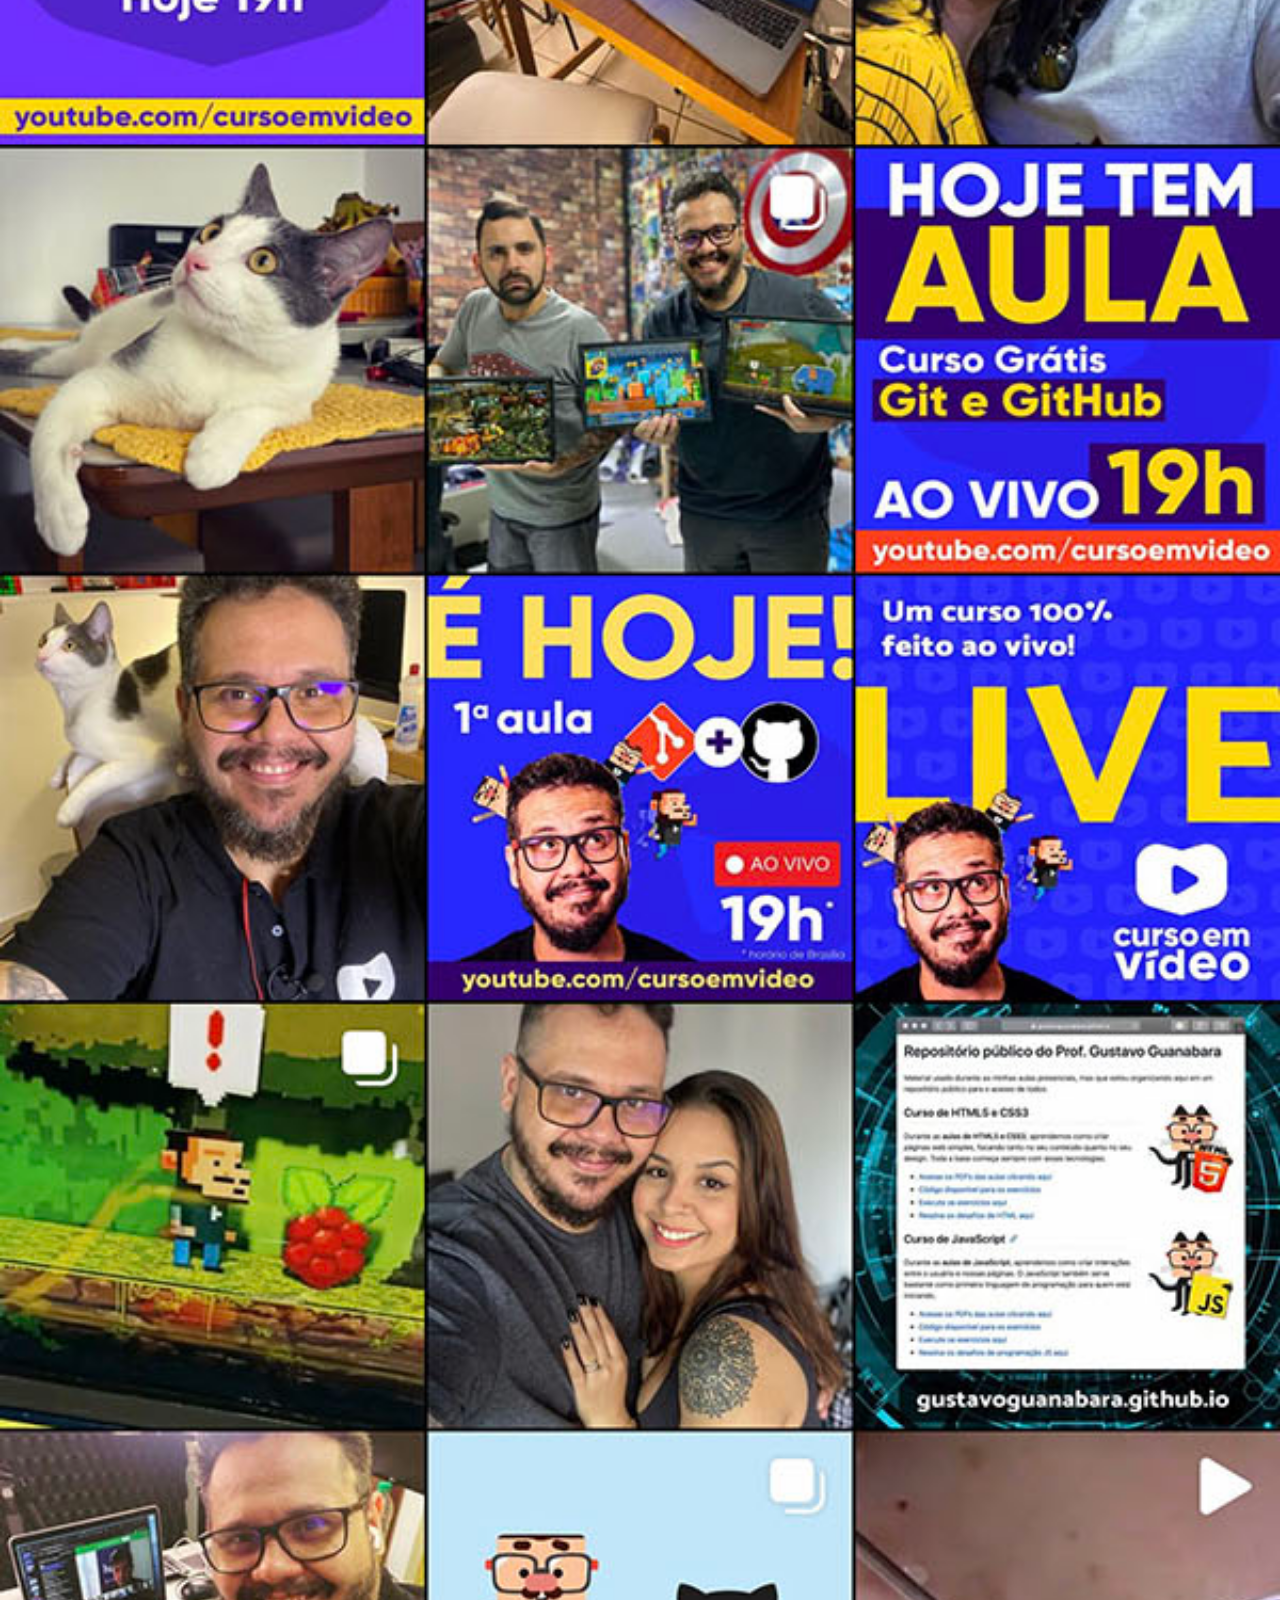
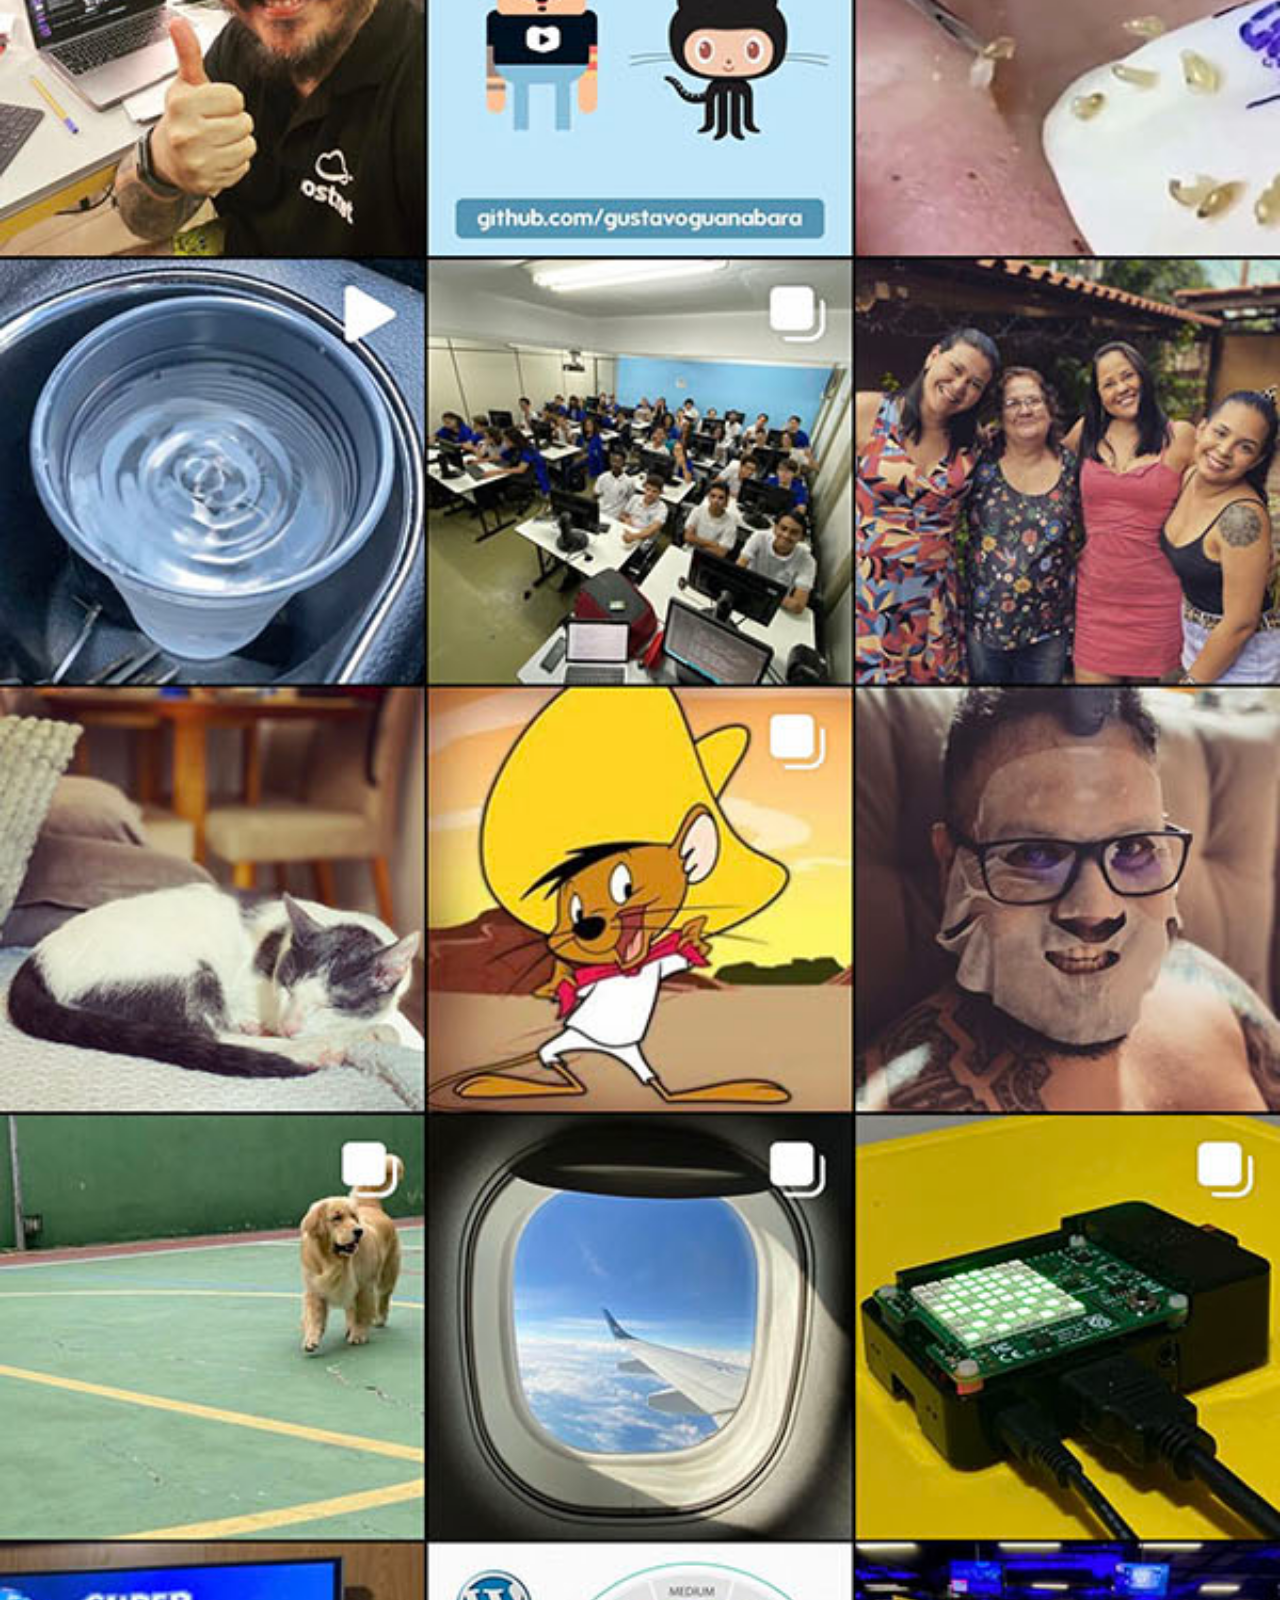
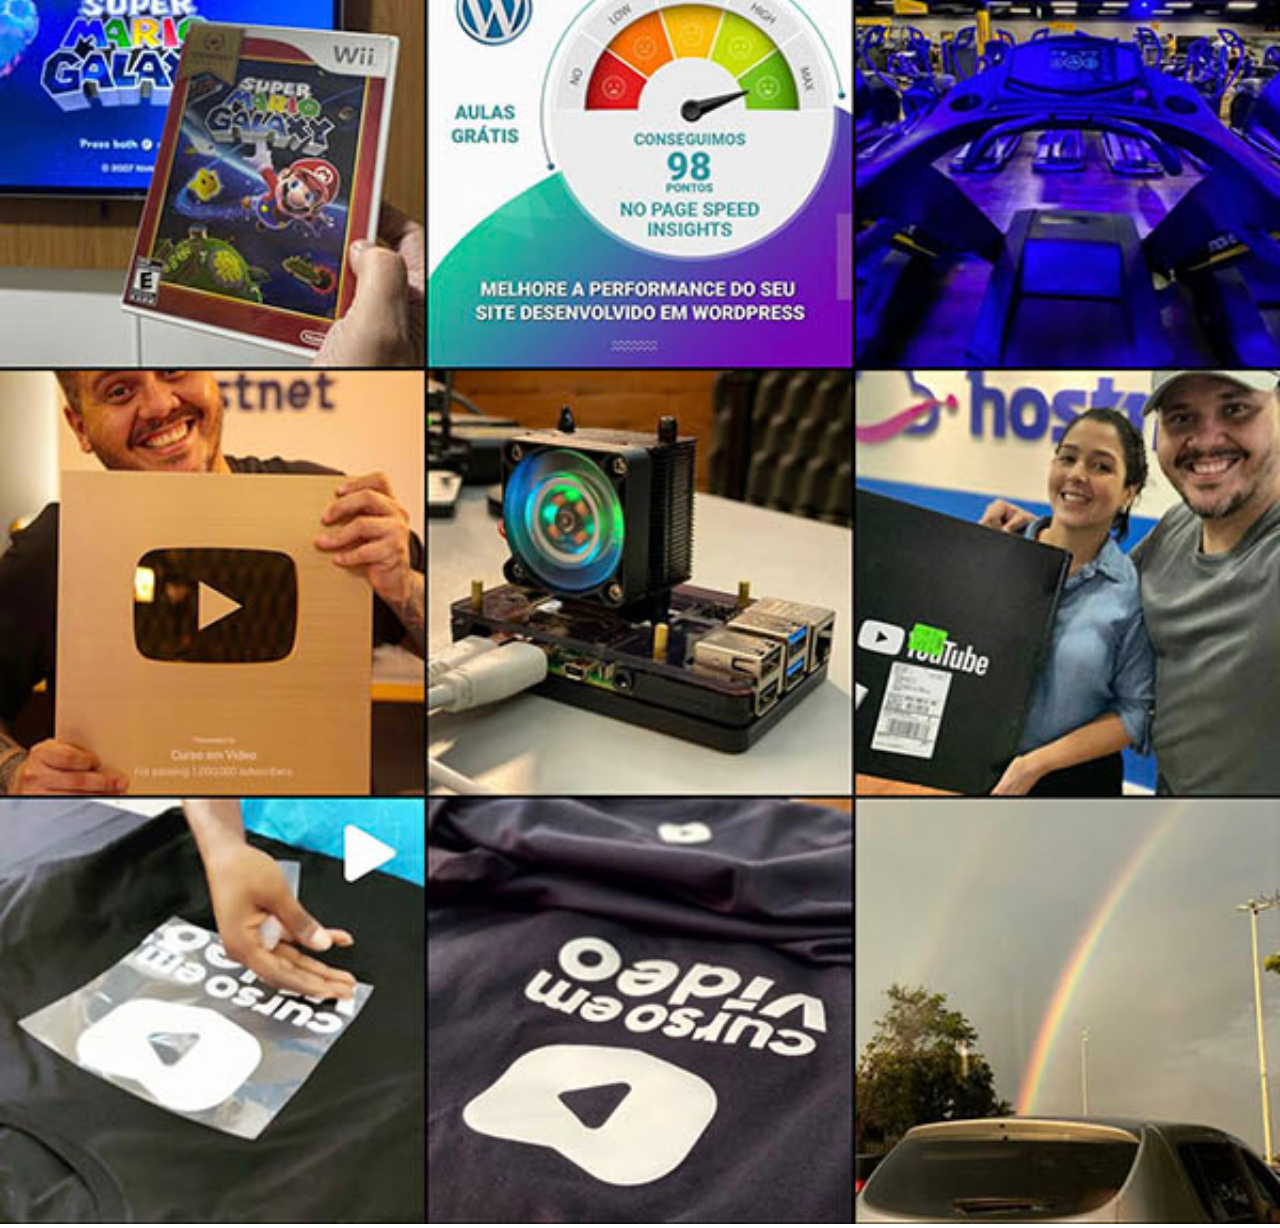
<file: instagram.html>
<!DOCTYPE html>
<html lang="pt-br">
<head>
    <meta charset="UTF-8">
    <meta http-equiv="X-UA-Compatible" content="IE=edge">
    <meta name="viewport" content="width=device-width, initial-scale=1.0">
    <link rel="stylesheet" href="estilos/social.css">
    <title>Instagram</title>
    <style>
        a {
            background-color: #D9328E;
        }

        a:hover {
            background-color: #FF54B2;
        }
    </style>
</head>
<body>
    <a href="https://www.instagram.com/gustavoguanabara/" target="_blank" rel="external">ACESSE</a>
    <img src="imagens/tela-instagram.jpg" alt="Instagram">
</body>
</html>
</file>
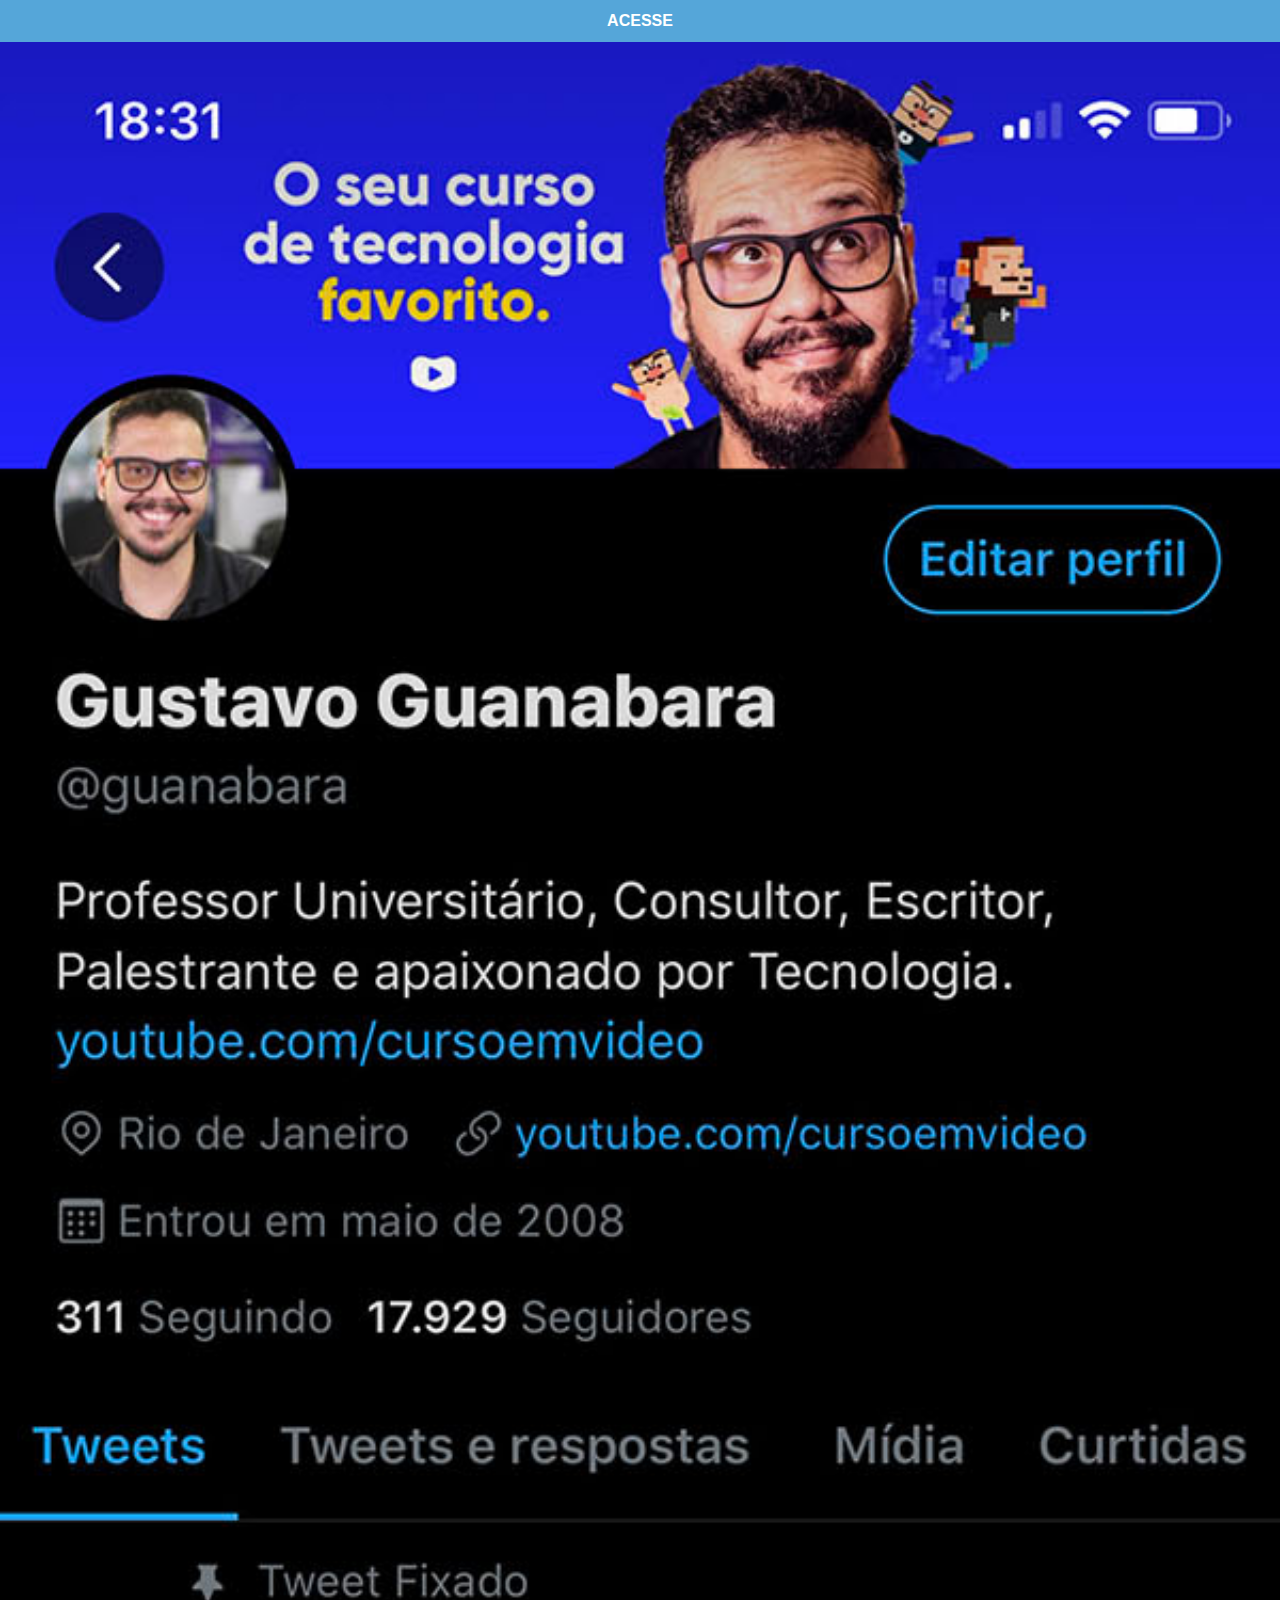
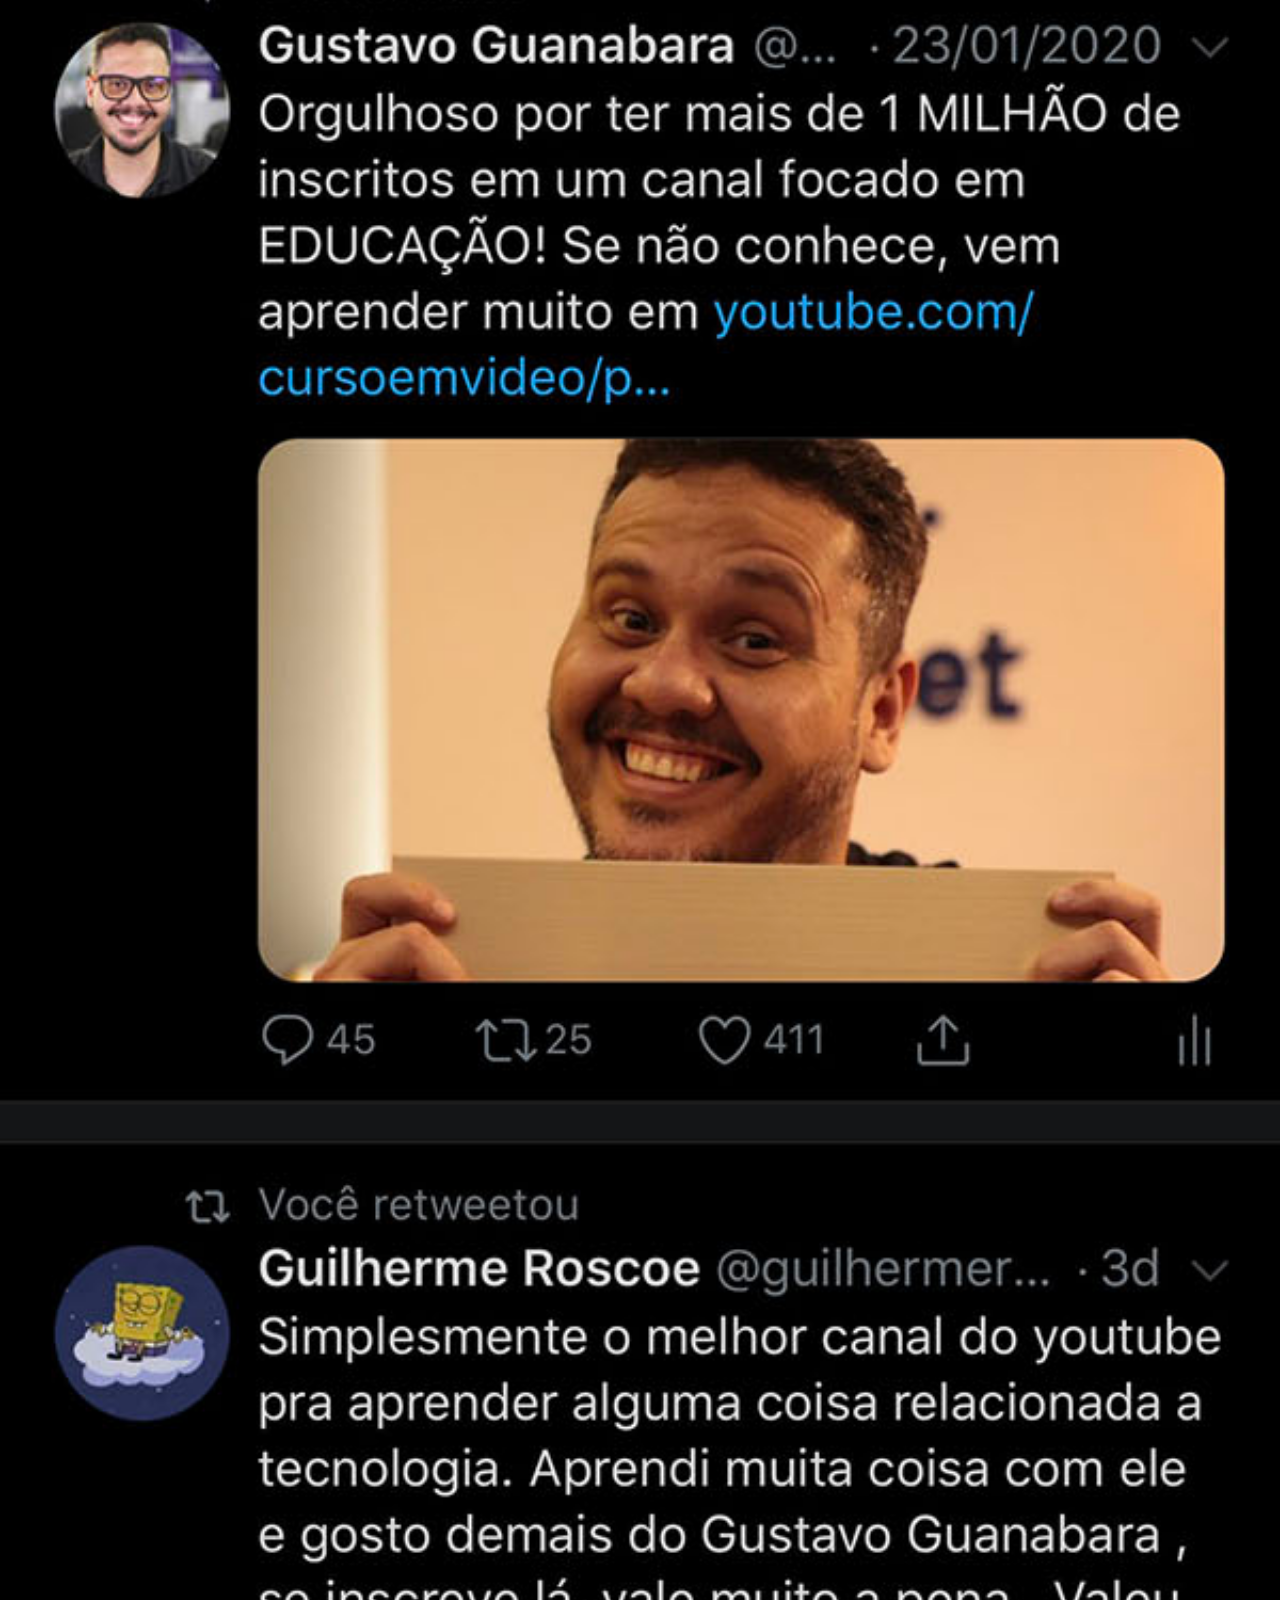
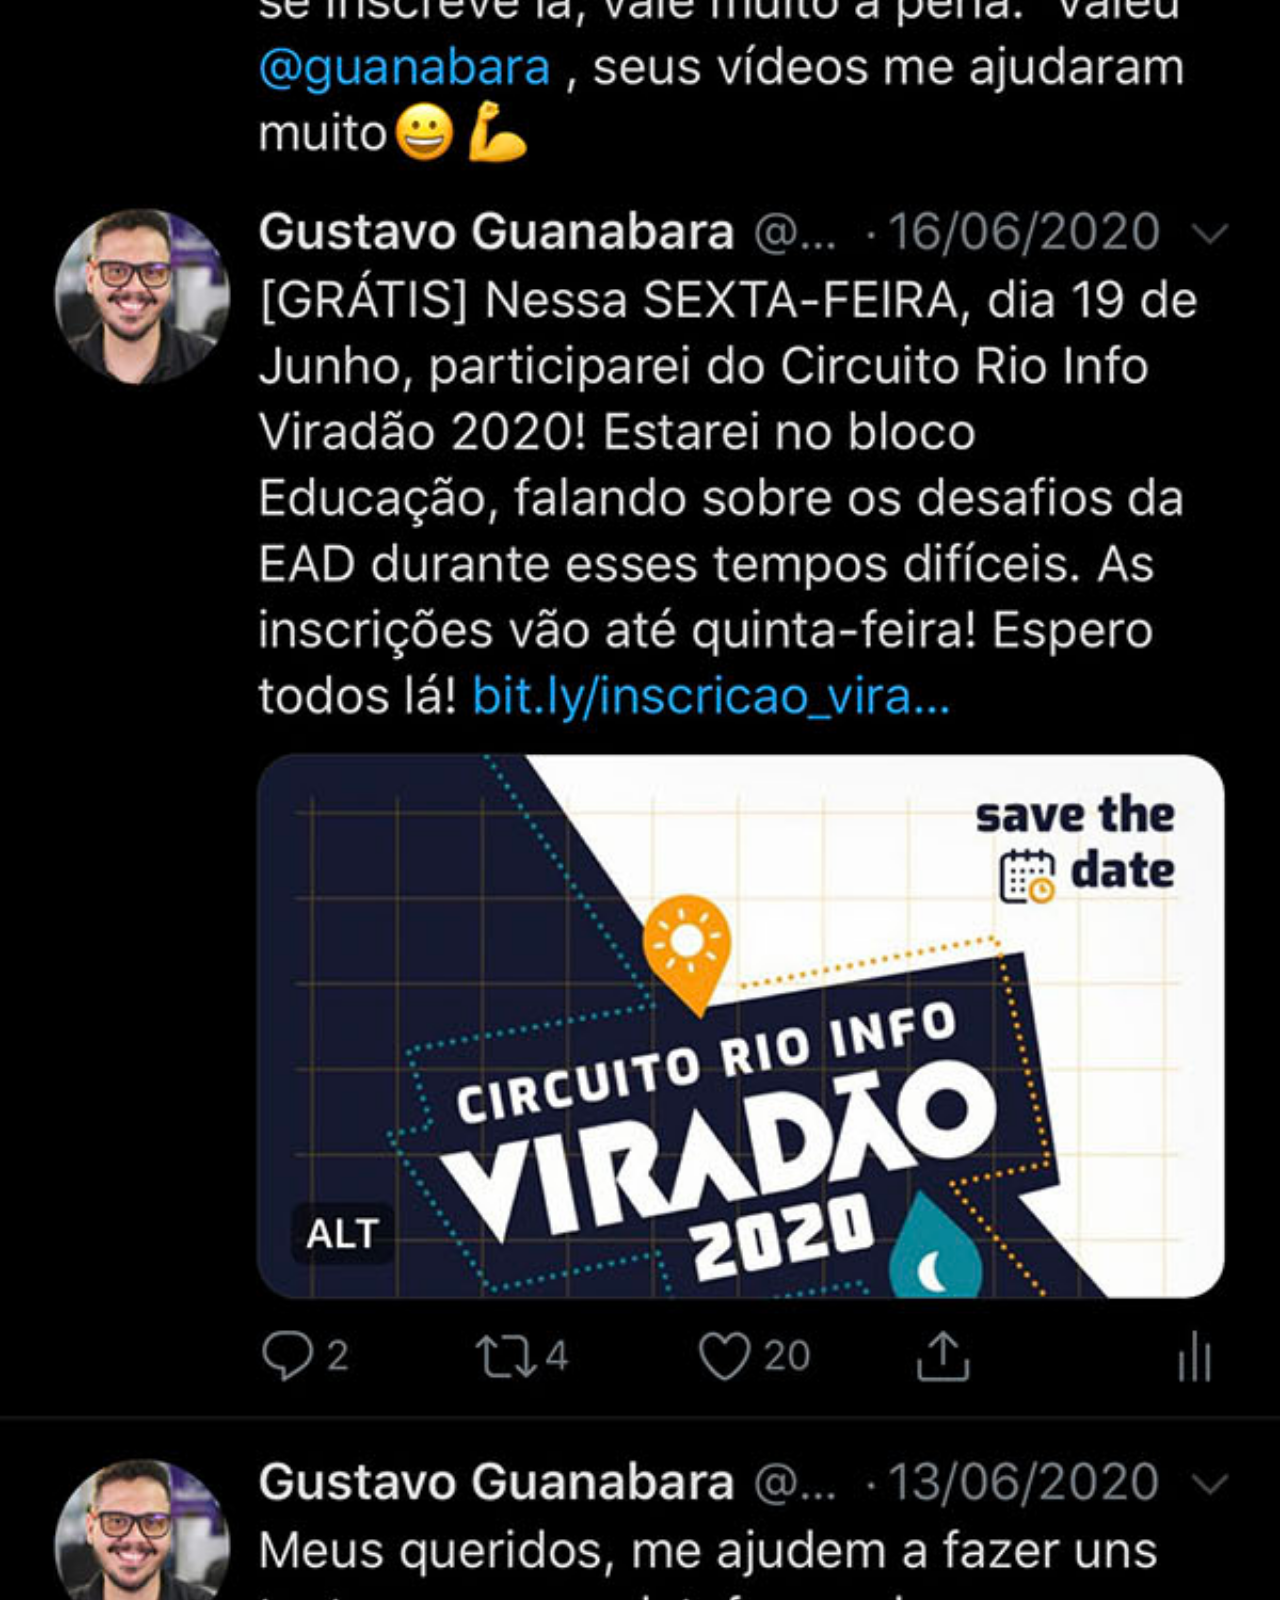
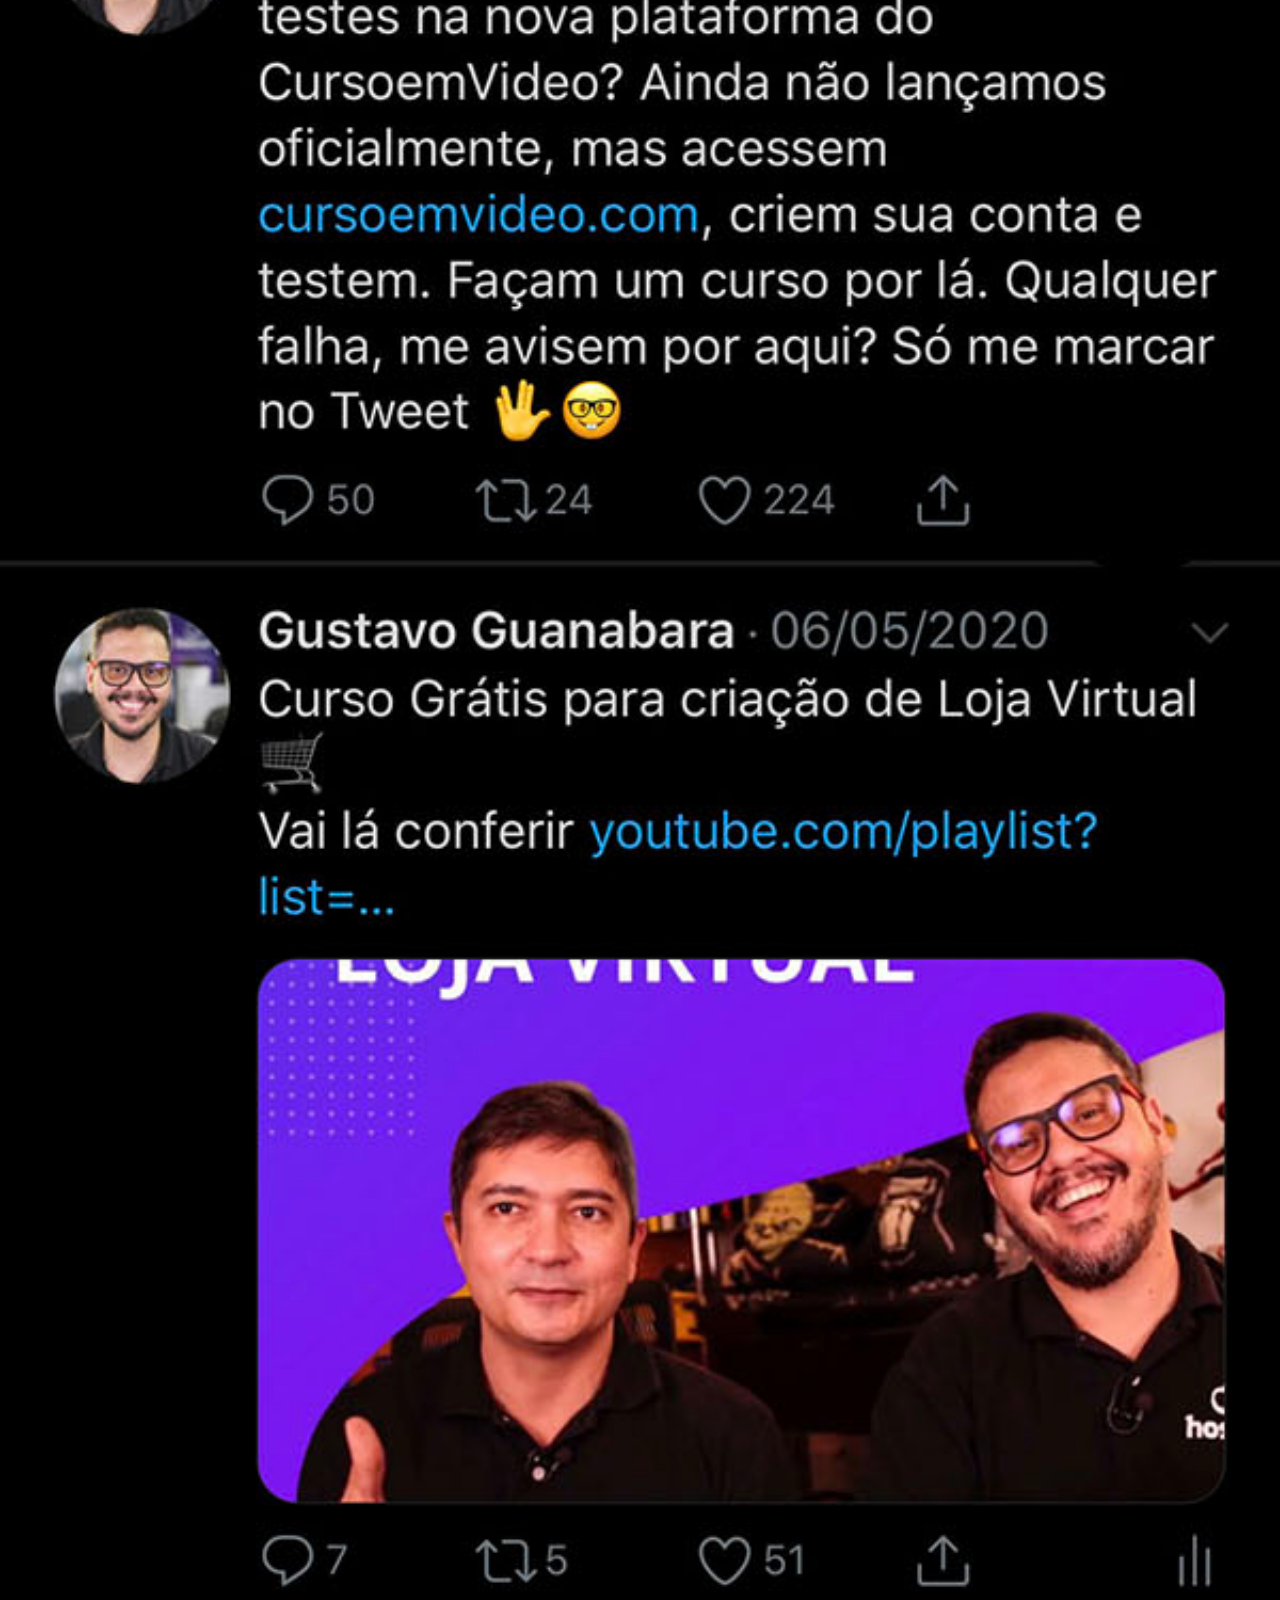
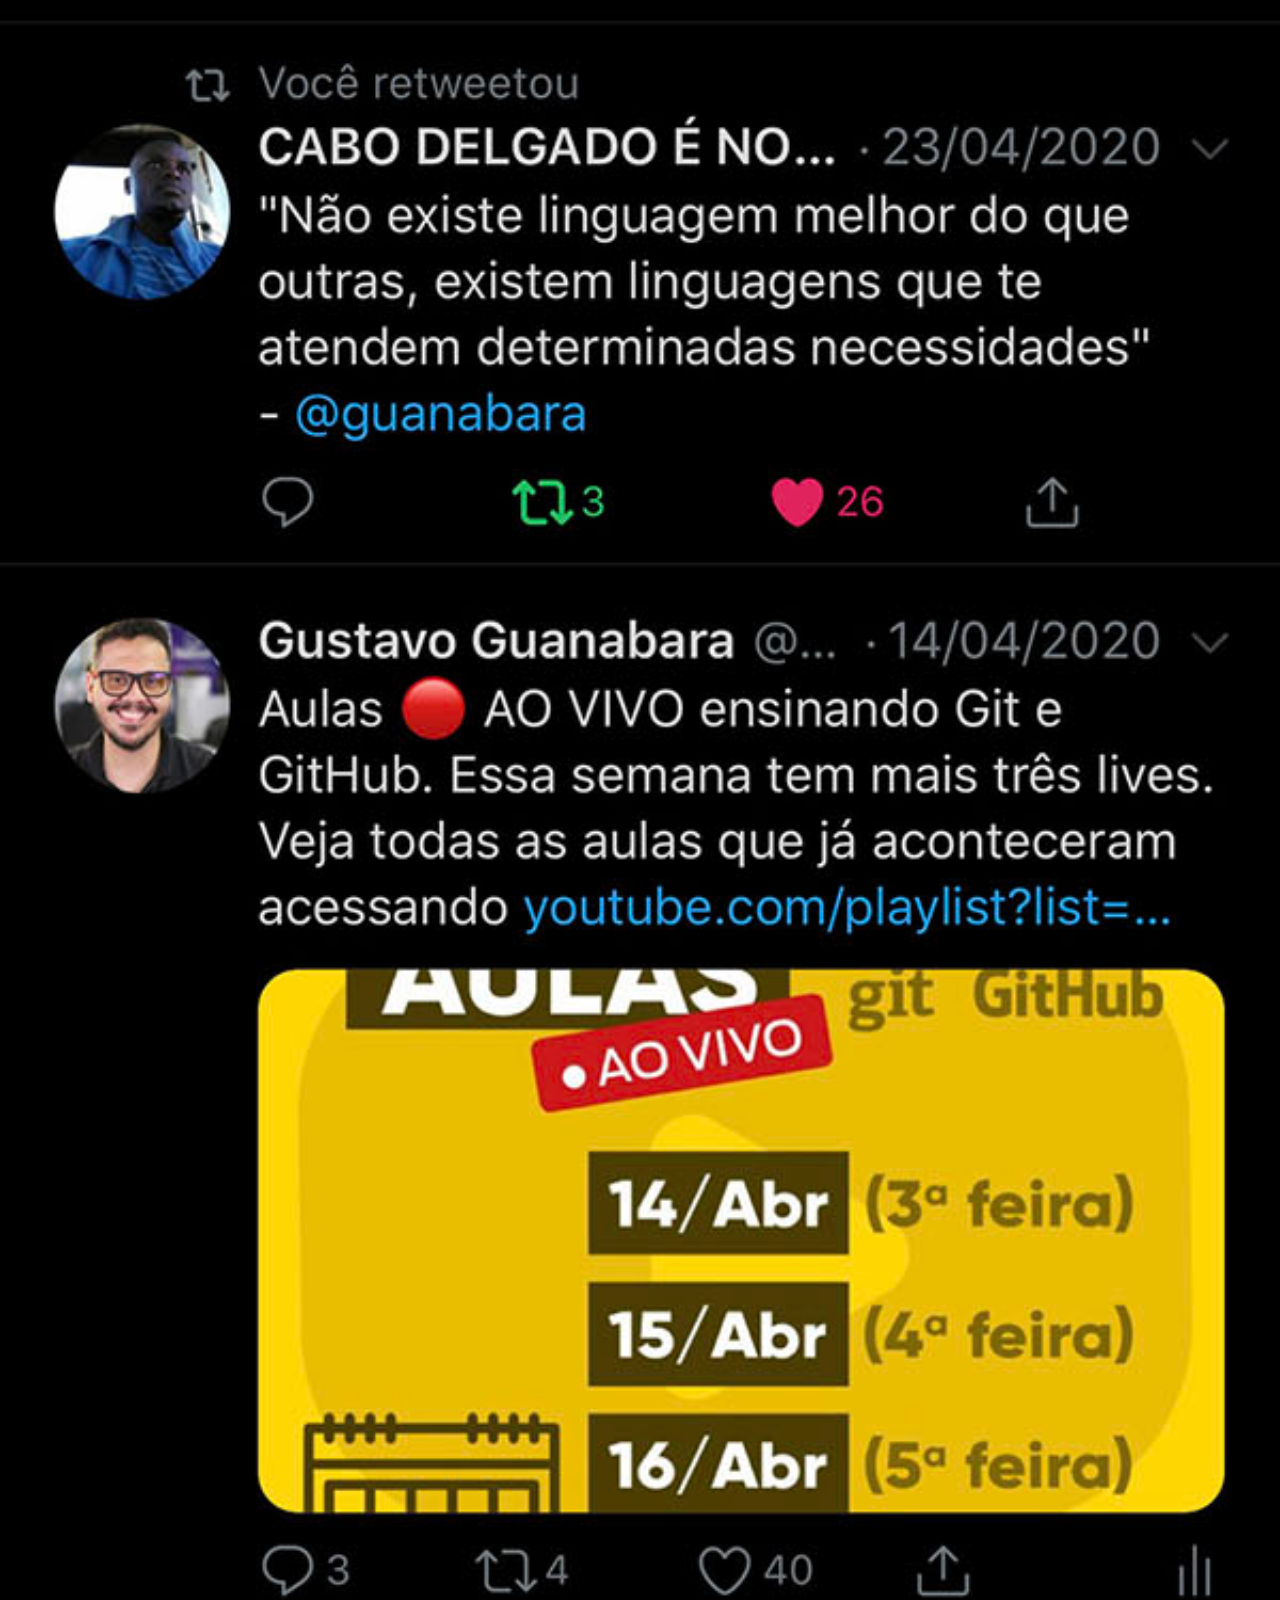
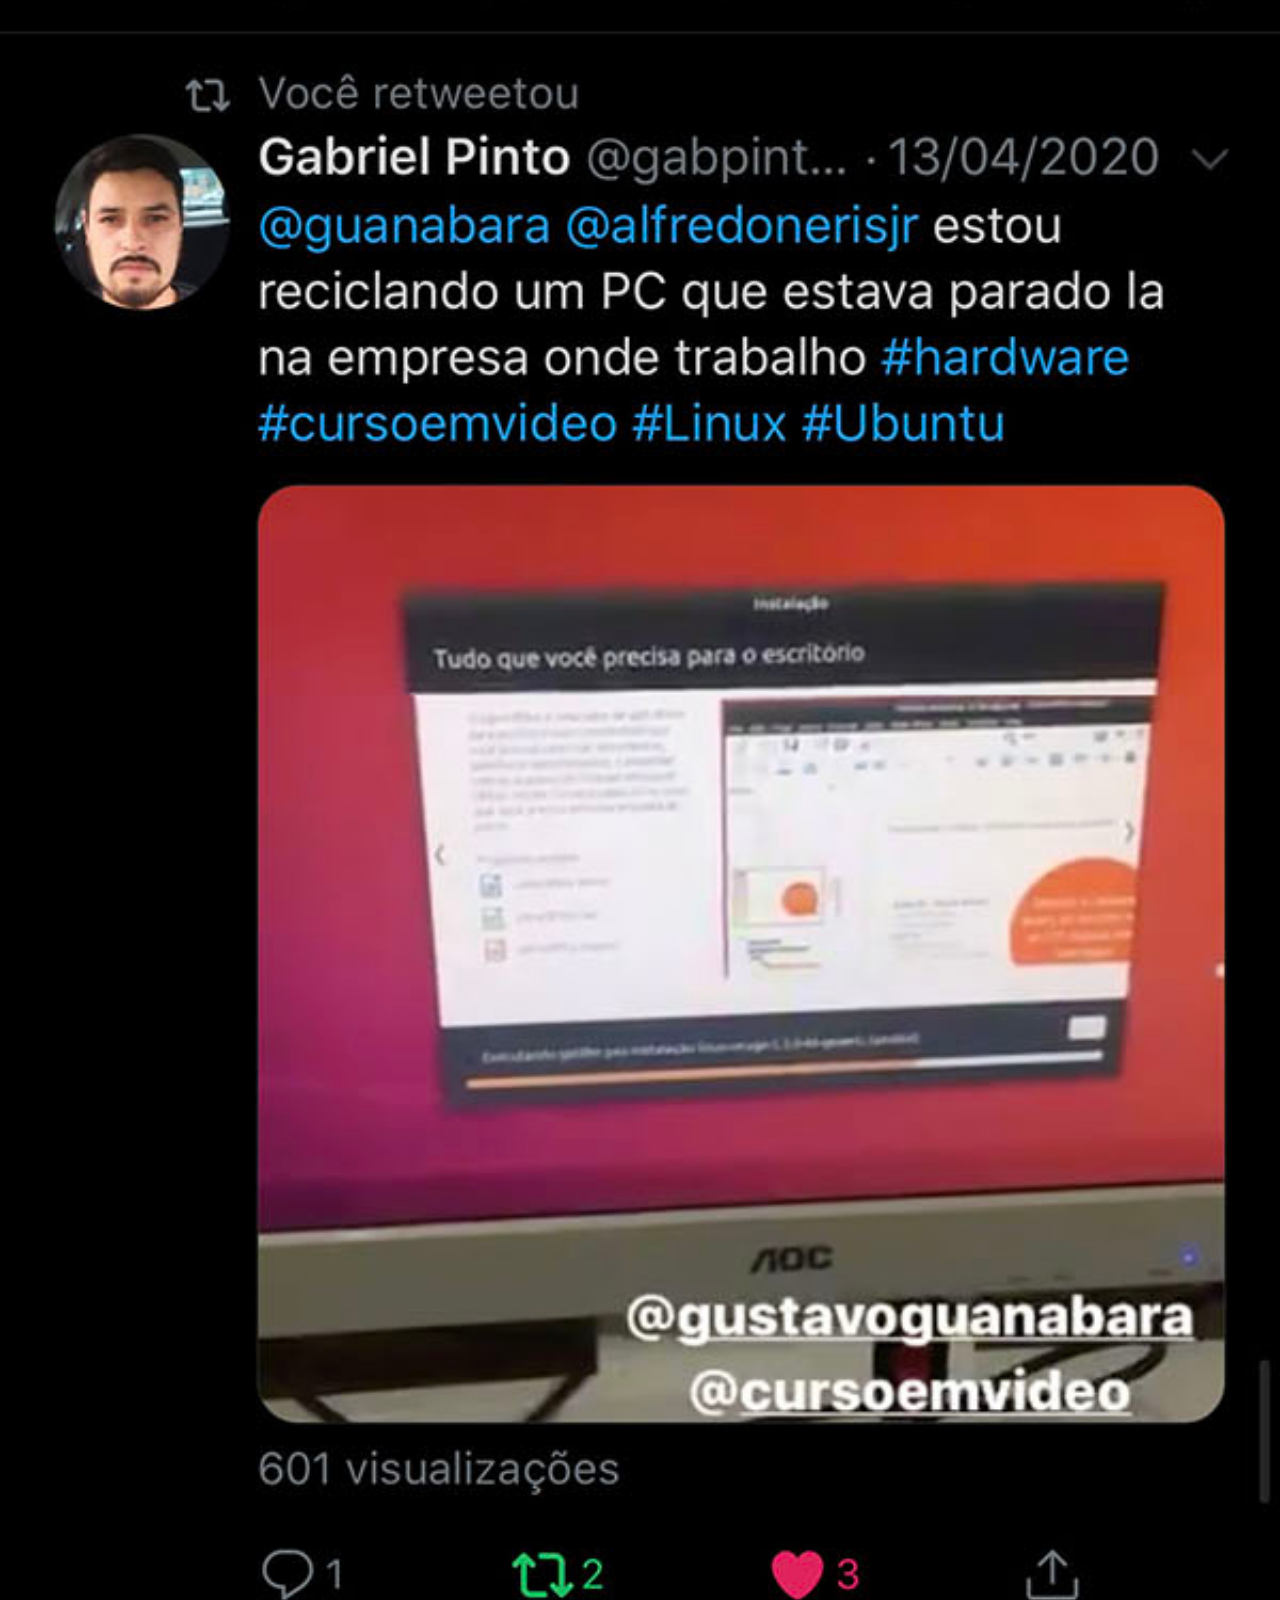
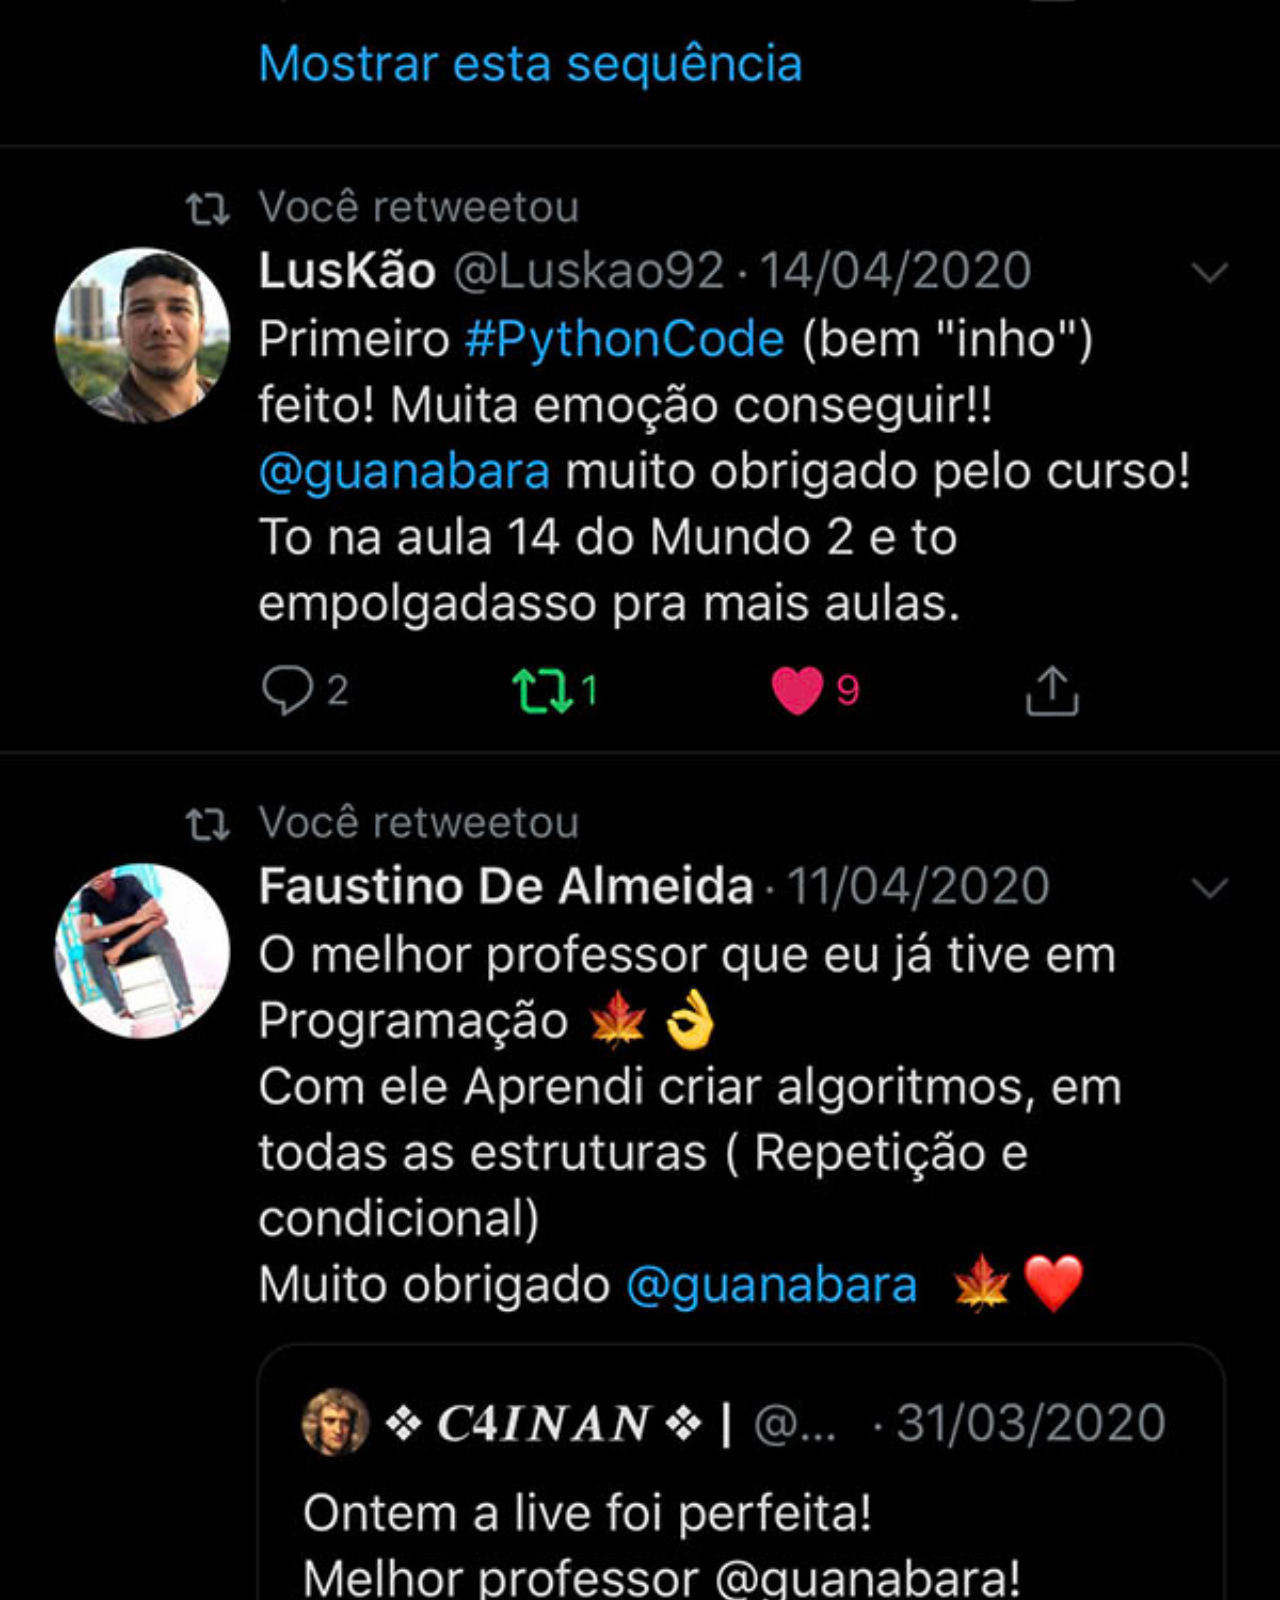
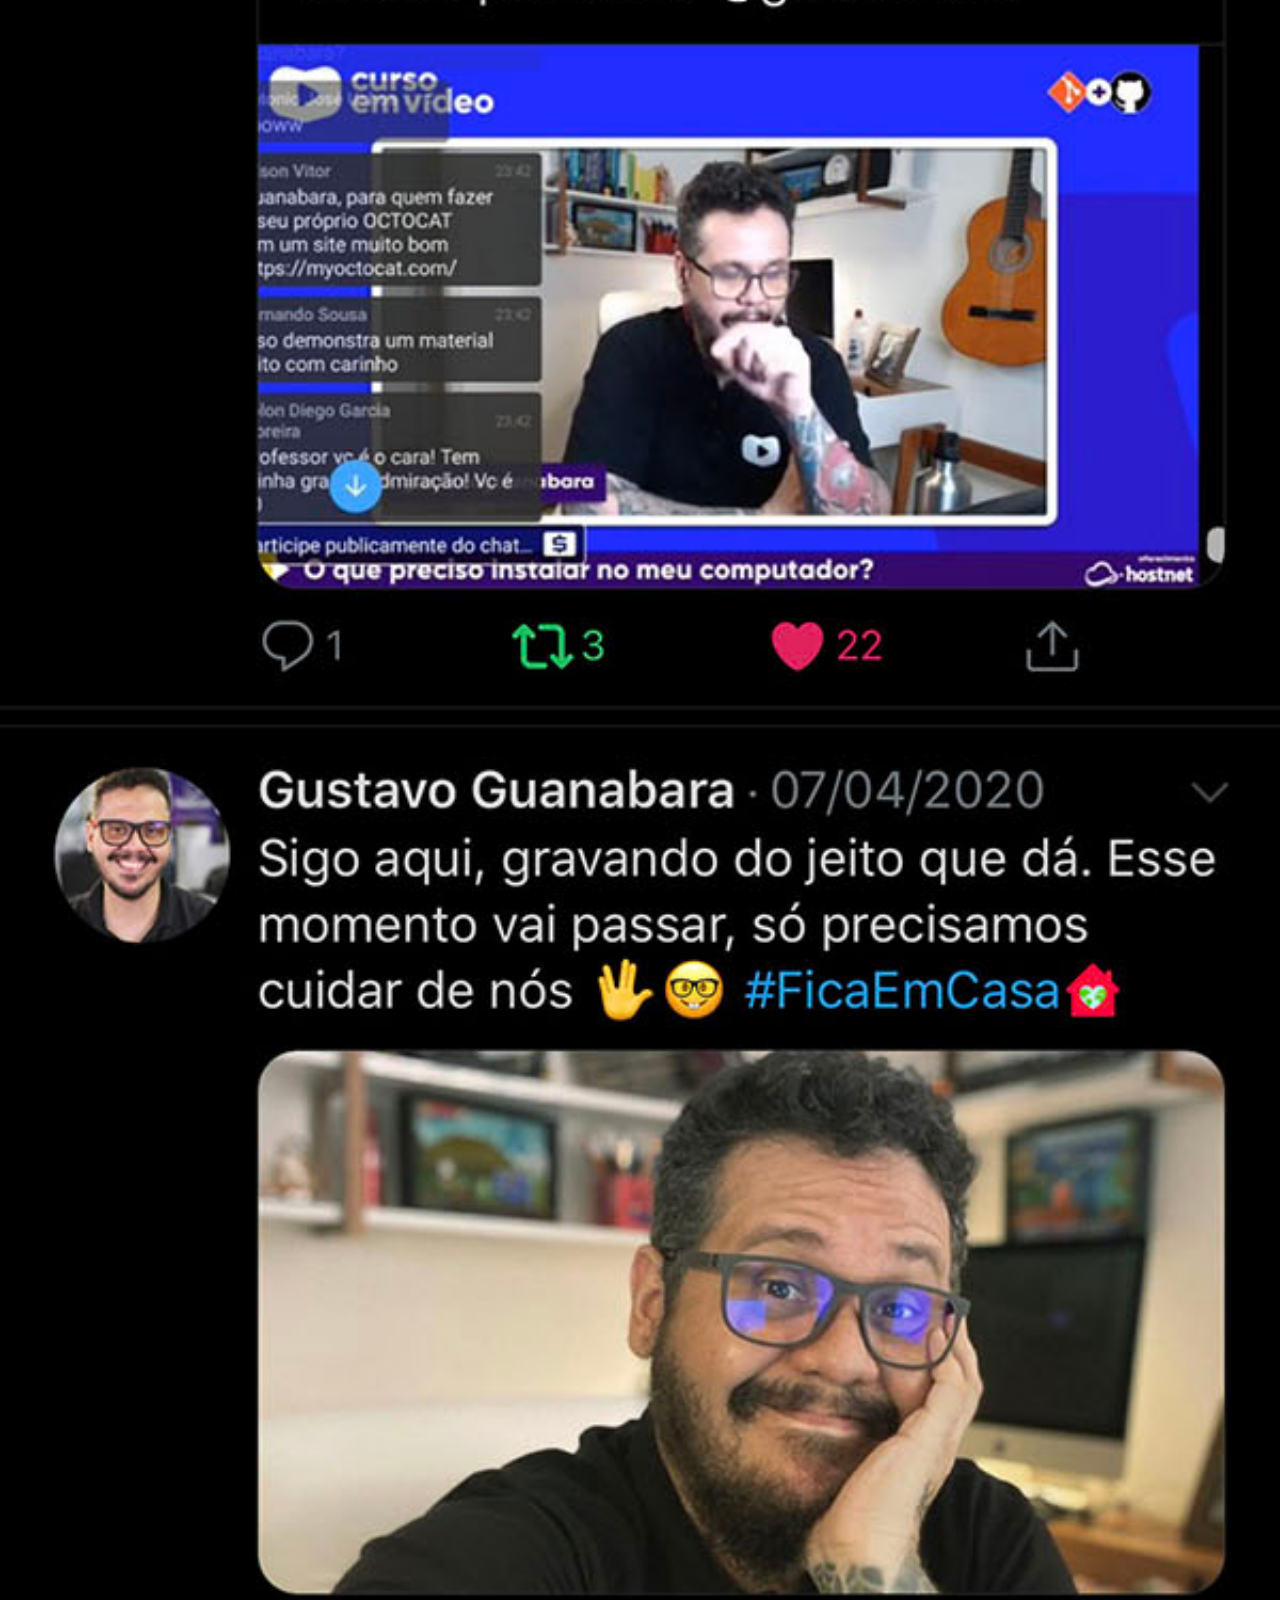
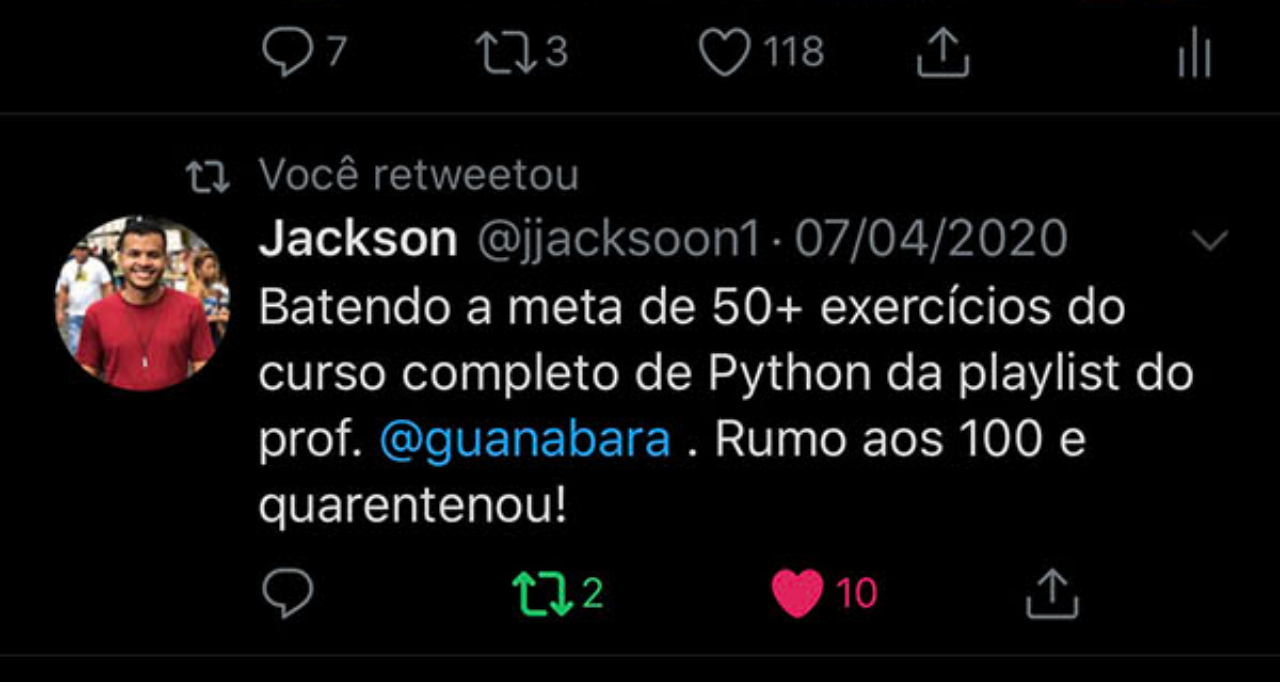
<file: twitter.html>
<!DOCTYPE html>
<html lang="pt-br">
<head>
    <meta charset="UTF-8">
    <meta http-equiv="X-UA-Compatible" content="IE=edge">
    <meta name="viewport" content="width=device-width, initial-scale=1.0">
    <link rel="stylesheet" href="estilos/social.css">
    <title>Twitter</title>
    <style>
        a {
            background-color: #5EBAF2;
        }

        a:hover {
            background-color: #55A6D9;
        }
    </style>
</head>
<body>
    <a href="https://twitter.com/tascintra" target="_blank" rel="external">ACESSE</a>
    <img src="imagens/tela-twitter.jpg" alt="Twitter">
</body>
</html>
</file>
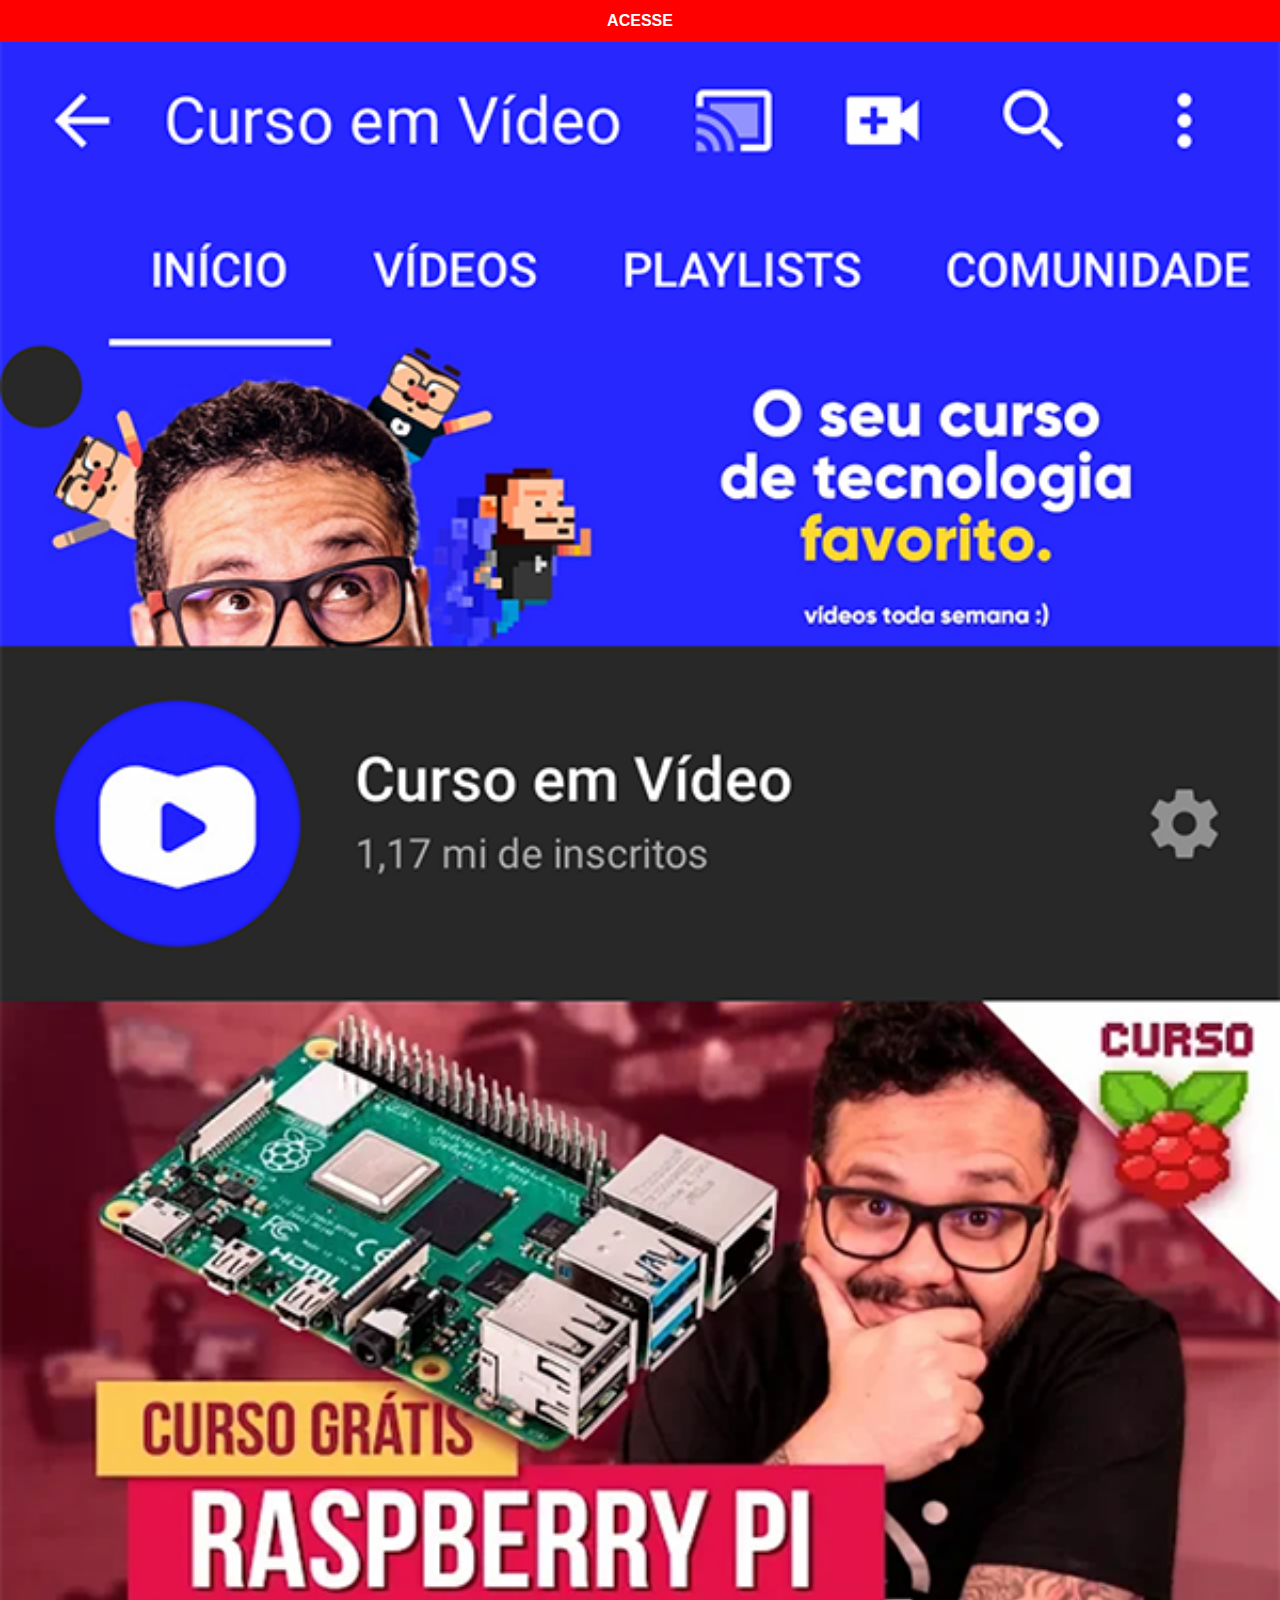
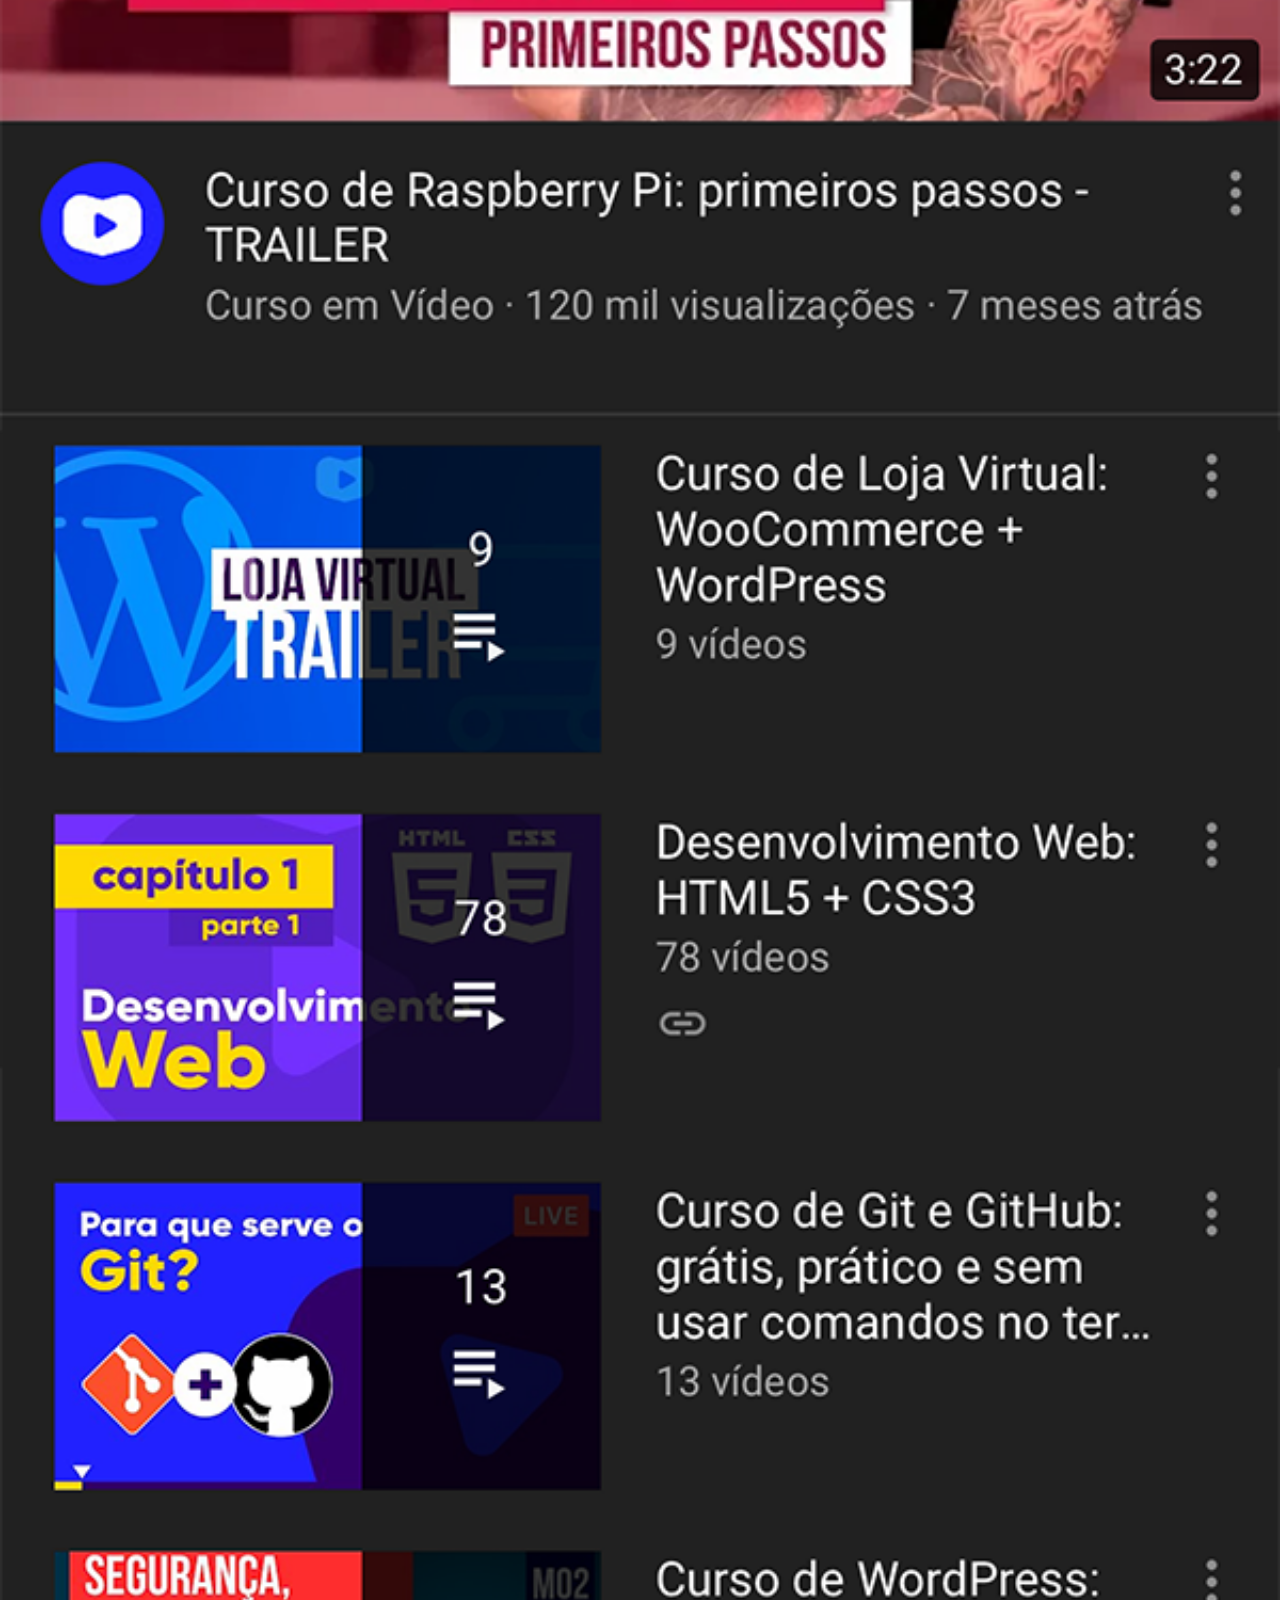
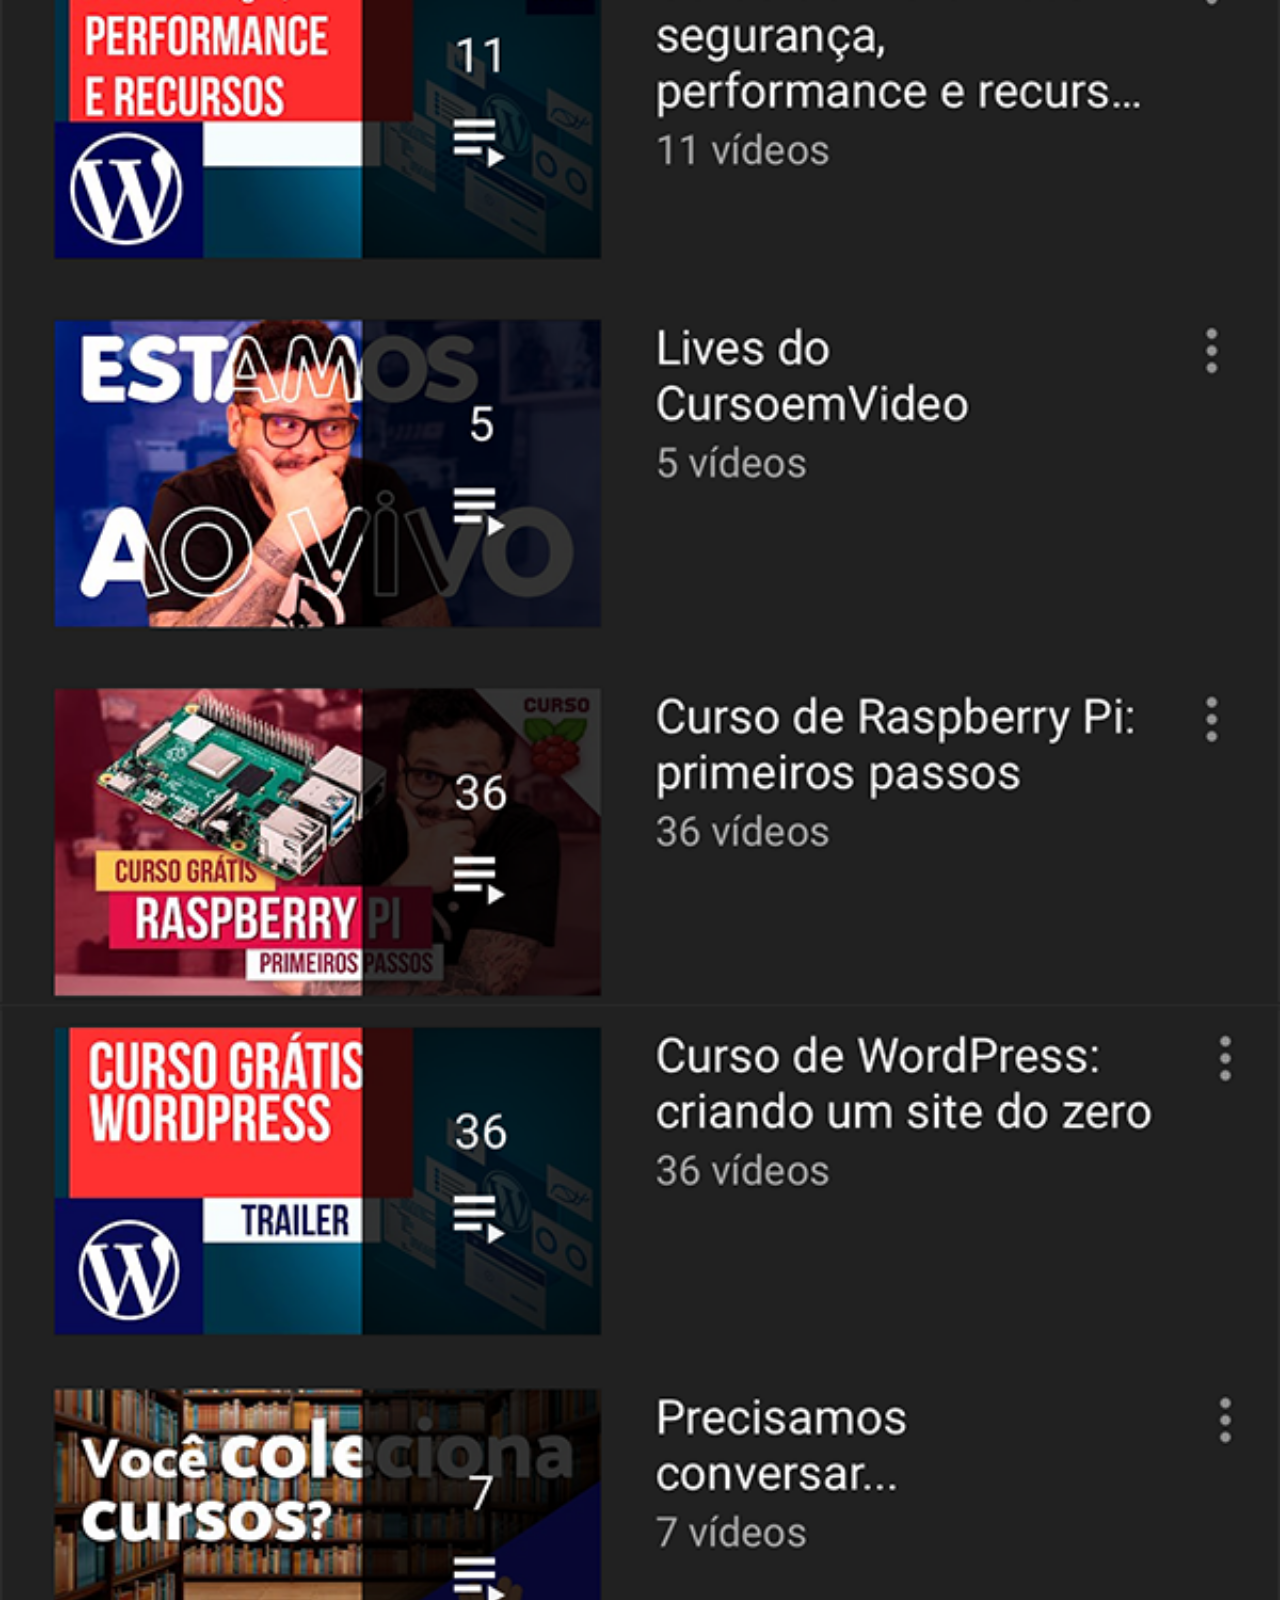
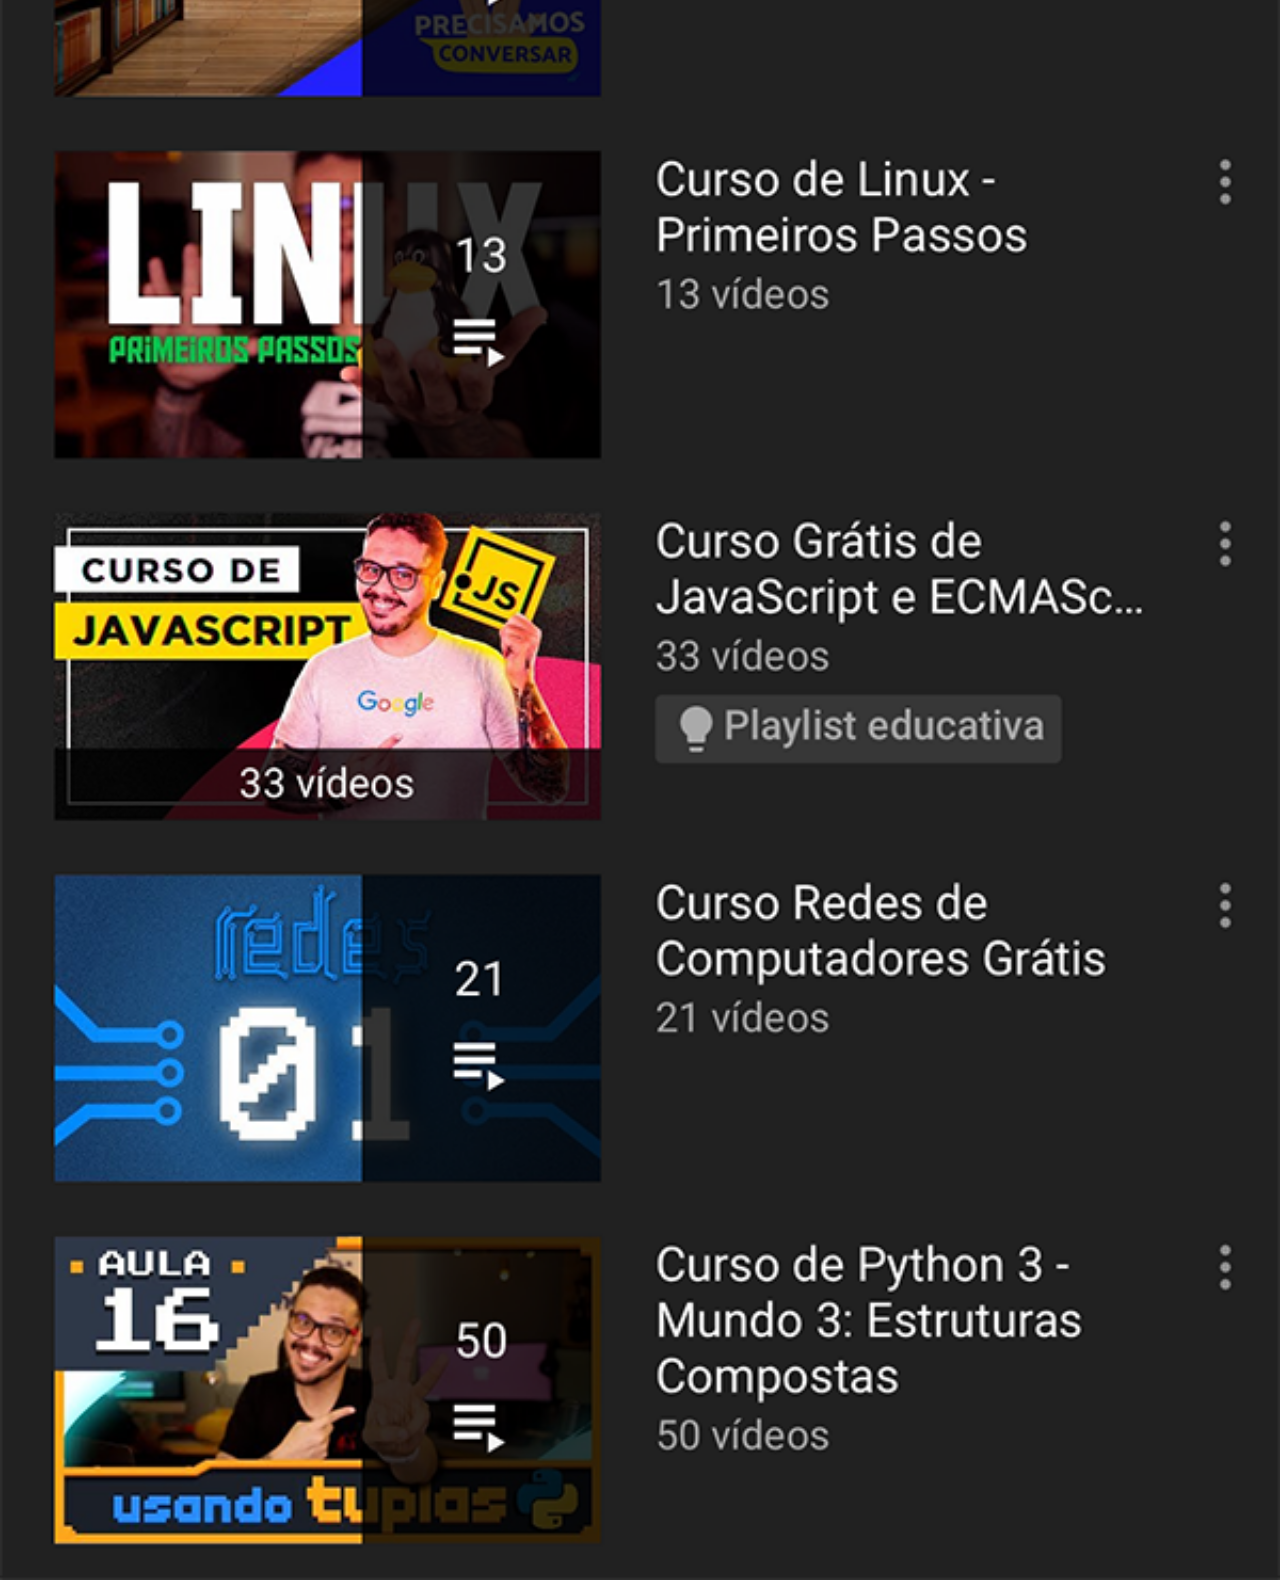
<file: youtube.html>
<!DOCTYPE html>
<html lang="pt-br">
<head>
    <meta charset="UTF-8">
    <meta http-equiv="X-UA-Compatible" content="IE=edge">
    <meta name="viewport" content="width=device-width, initial-scale=1.0">
    <link rel="stylesheet" href="estilos/social.css">
    <title>YouTube</title>
</head>
<body>
    <a href="https://www.youtube.com/c/cursoemvideo" target="_blank" rel="external">ACESSE</a>
    <img src="imagens/tela-youtube.png" alt="YouTube">
</body>
</html>
</file>
<file: estilos/style.css>
@charset "UTF-8";

* {
    margin: 0px;
    padding: 0px;
    font-family: Arial, Helvetica, sans-serif;
}

html, body {
    height: 100vh;
    width: 100vw;
    background-color: black;
}

body {
    background: url('../imagens/fundo-madeira.jpg') no-repeat top center;
    background-size: cover;
    background-attachment: fixed;
}

main {
    position: relative;
    height: 100vh;
}

section#telefone {
    position: absolute;
    top: 50%;
    left: 50%;
    transform: translate(-50%, -50%);

    height: 627px;
    width: 311px;
    background: url('../imagens/frame-iphone.png') no-repeat;
}

iframe#tela {
    position: relative;
    top: 80px;
    left: 22px;
    width: 269px;
    height: 471px;

}

section#redes-sociais {
    position: relative;
    text-align: right;
    top: 19%;
    right: 0%;
    position: absolute;
}

section#redes-sociais img {
    width: 50px;
    margin: 10px;
    border-radius: 50%;
    box-shadow: 2px 2px 5px rgba(0, 0, 0, 0.404);
    box-sizing: border-box;
}

section#redes-sociais img:hover {
    border: 2px solid rgba(255, 255, 255, 0.5);
    transform: translate(-2px, -2px);
    box-shadow: 5px 5px 10px rgba(0, 0, 0, 0.596);
    transition: transform .3s, border .2s;
}
</file>
<file: estilos/social.css>
@charset "UTF-8";

* {
    margin: 0px;
    padding: 0px;
    font-family: Arial, Helvetica, sans-serif;
}

::-webkit-scrollbar {
    width: 0px;
    height: 0px;
}

img {
    width: 100vw;
}

a {
    display: block;
    background-color: darkred;
    color: white;
    padding: 12px;
    text-align: center;
    font-weight: bolder;
    text-decoration: none;
}

a:hover {
    background-color: red;
}
</file>
